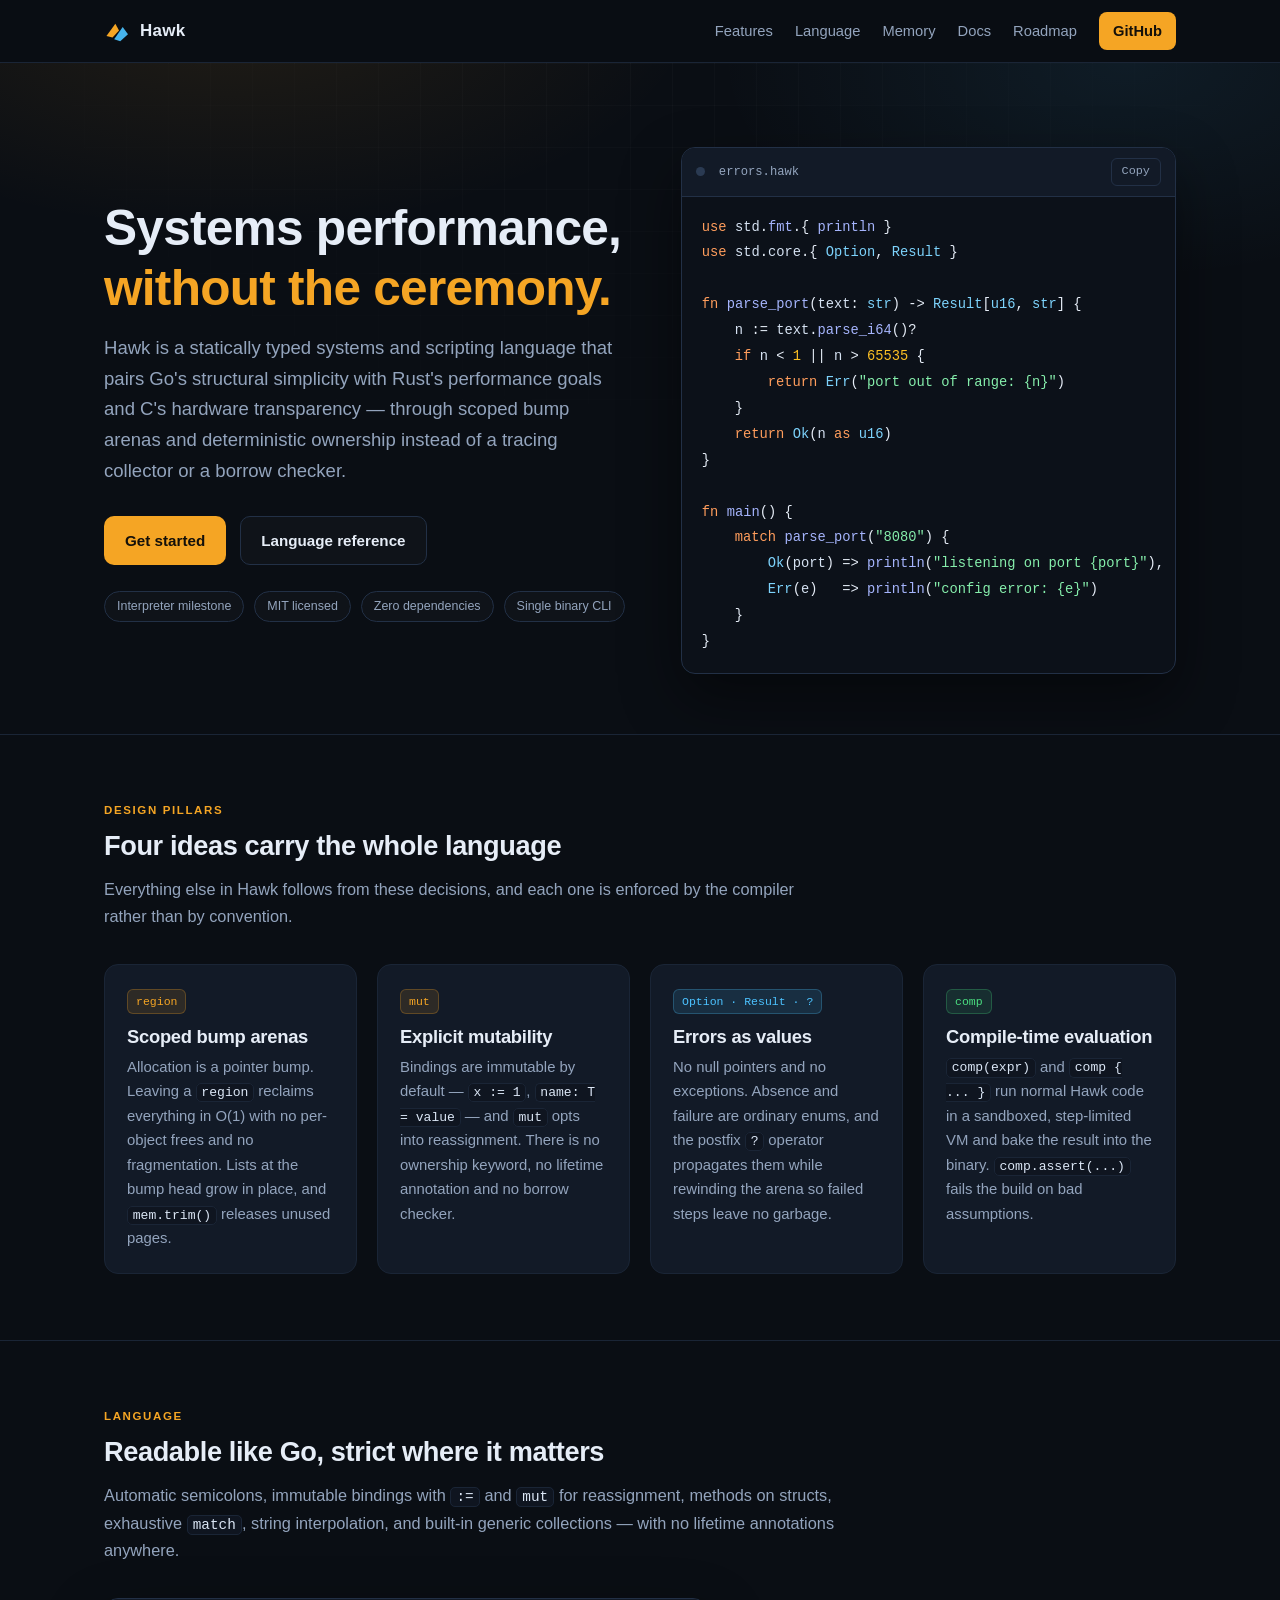
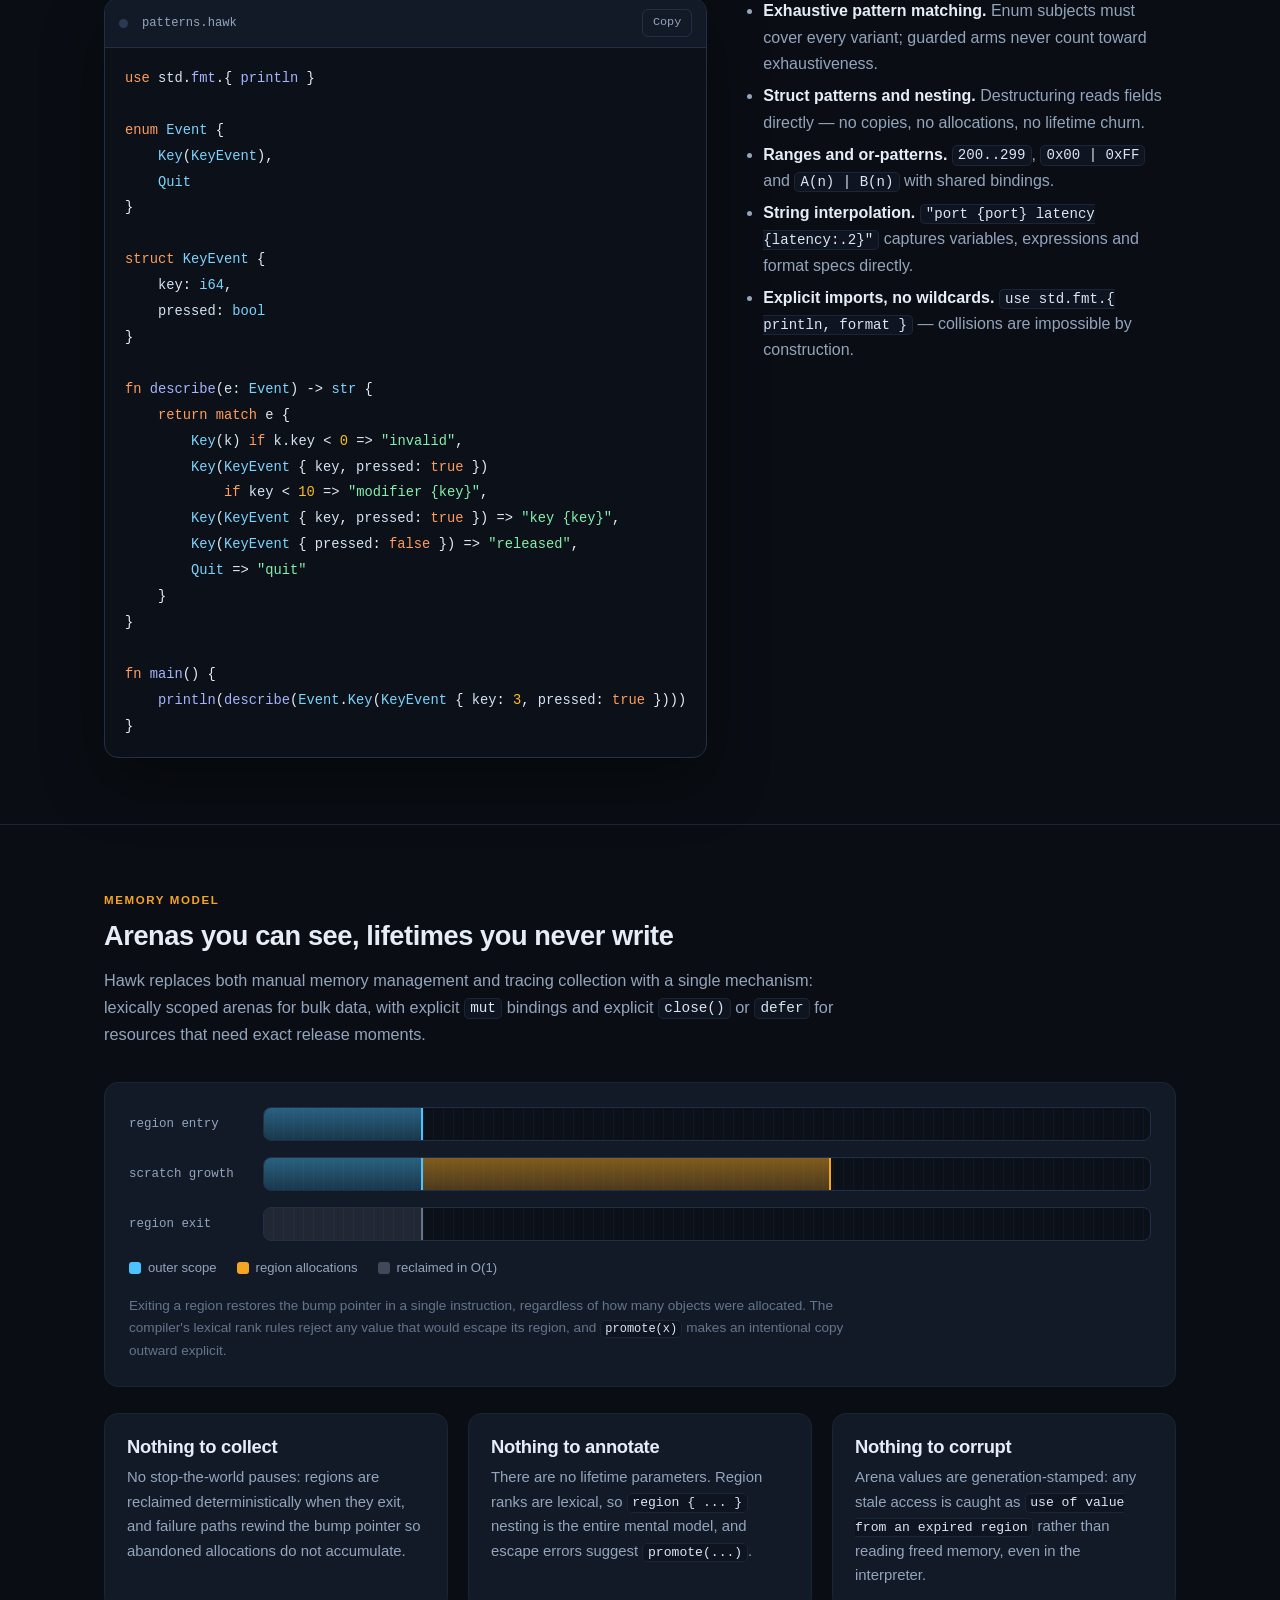
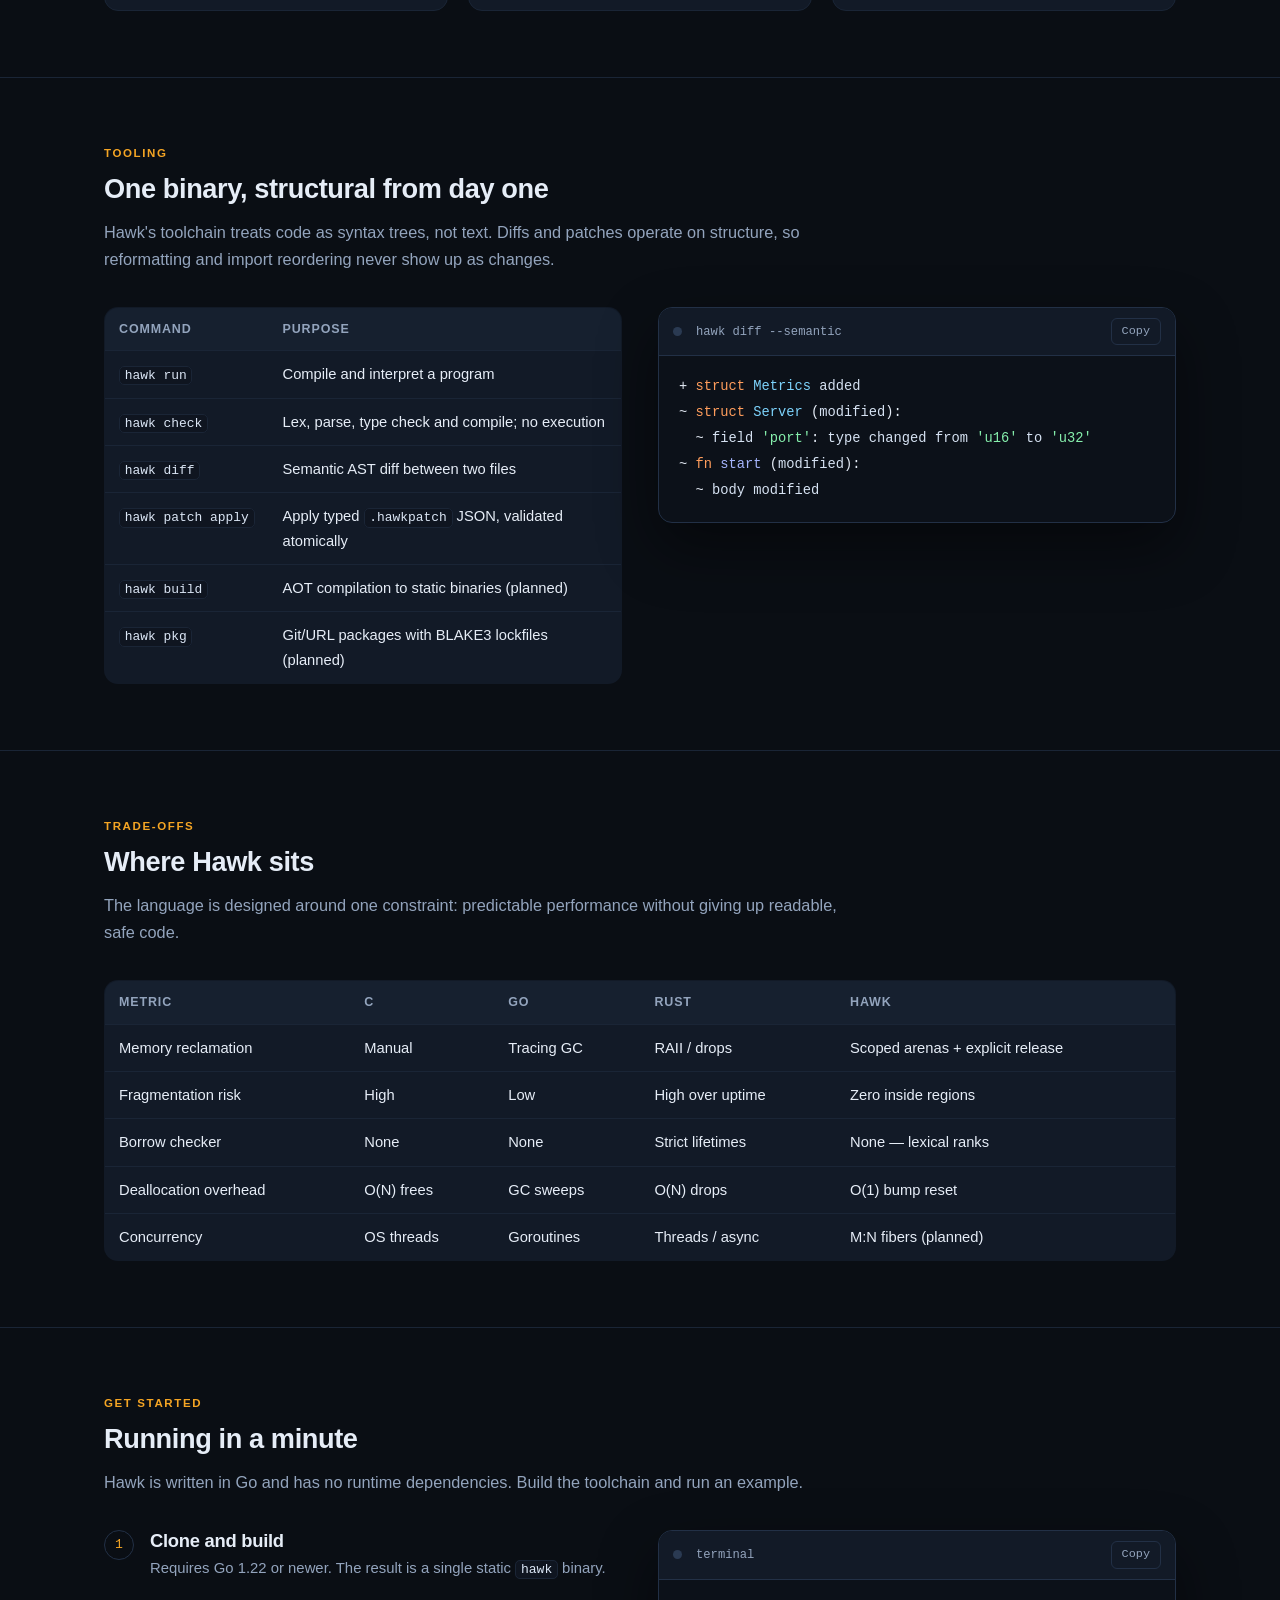
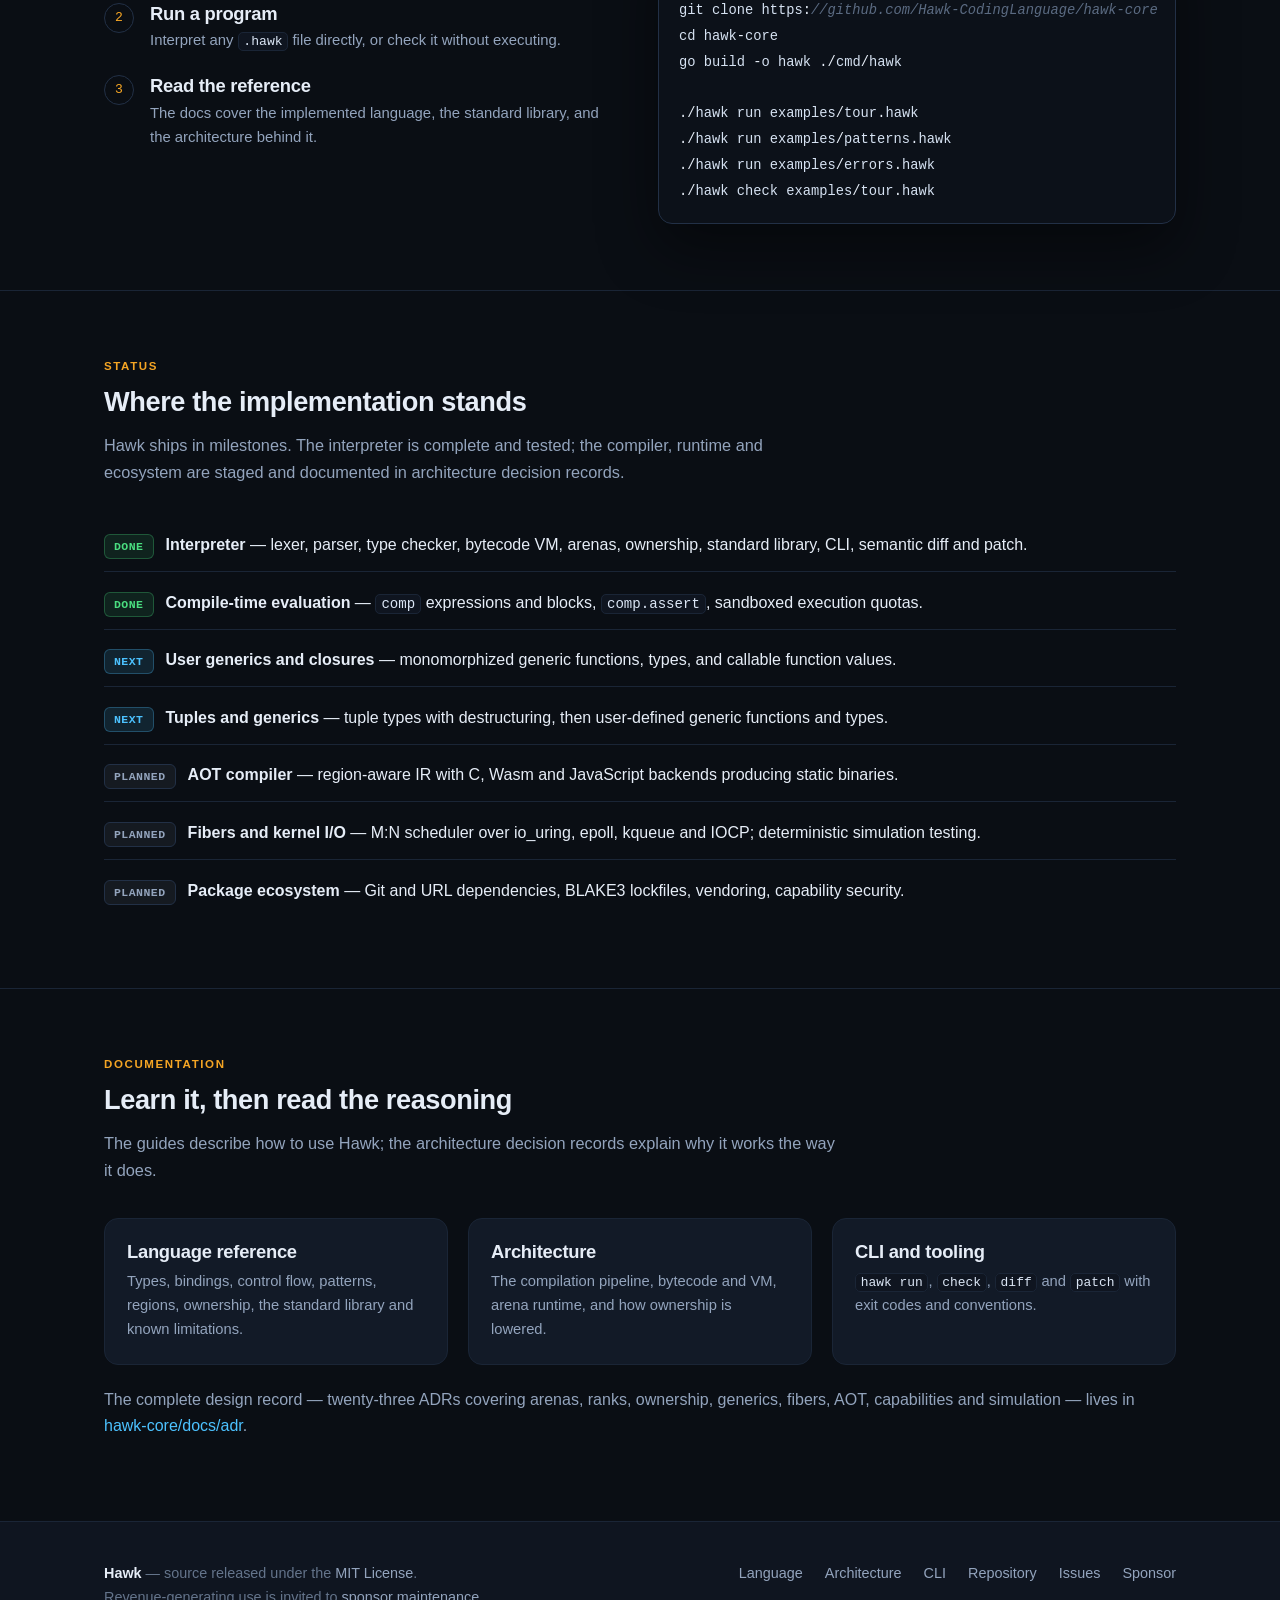
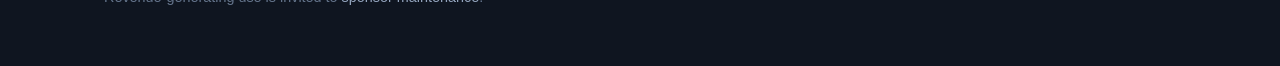
<file: index.html>
<!DOCTYPE html>
<html lang="en">
<head>
<meta charset="utf-8">
<meta name="viewport" content="width=device-width, initial-scale=1">
<title>Hawk — a systems language without a GC or a borrow checker</title>
<meta name="description" content="Hawk is a statically typed systems and scripting language combining Go's structural simplicity, Rust's performance goals, and C's hardware transparency through scoped bump arenas and deterministic ownership.">
<meta property="og:title" content="Hawk — a systems language without a GC or a borrow checker">
<meta property="og:description" content="Scoped arenas, deterministic ownership, errors as values, compile-time evaluation. Interpreted today, AOT-compiled tomorrow.">
<meta property="og:type" content="website">
<link rel="icon" href="assets/logo.svg" type="image/svg+xml">
<link rel="stylesheet" href="assets/style.css">
</head>
<body>
<a class="skip-link" href="#main">Skip to content</a>

<header class="site">
  <div class="wrap nav">
    <a class="brand" href="index.html">
      <svg width="26" height="26" viewBox="0 0 32 32" aria-hidden="true">
        <path d="M3 22 L14 7 L18.5 15.5 L10.5 24 Z" fill="#f5a524"/>
        <path d="M12.5 26 L23 11 L29.5 20 L20 28.5 Z" fill="#4cc2ff" opacity="0.92"/>
      </svg>
      Hawk
    </a>
    <nav class="nav-links" aria-label="Main">
      <a href="#features">Features</a>
      <a href="#language">Language</a>
      <a href="#memory">Memory</a>
      <a href="docs/language.html">Docs</a>
      <a href="#roadmap">Roadmap</a>
      <a class="cta" href="https://github.com/Hawk-CodingLanguage/hawk-core">GitHub</a>
    </nav>
  </div>
</header>

<main id="main">

<section class="hero">
  <div class="wrap hero-grid">
    <div>
      <h1>Systems performance,<br><span class="accent">without the ceremony.</span></h1>
      <p class="lede">
        Hawk is a statically typed systems and scripting language that pairs Go's
        structural simplicity with Rust's performance goals and C's hardware
        transparency — through scoped bump arenas and deterministic ownership
        instead of a tracing collector or a borrow checker.
      </p>
      <div class="hero-actions">
        <a class="btn btn-primary" href="#start">Get started</a>
        <a class="btn btn-ghost" href="docs/language.html">Language reference</a>
      </div>
      <div class="pills">
        <span class="pill">Interpreter milestone</span>
        <span class="pill">MIT licensed</span>
        <span class="pill">Zero dependencies</span>
        <span class="pill">Single binary CLI</span>
      </div>
    </div>

    <div class="code">
      <div class="code-head"><span class="dot"></span><span class="title">errors.hawk</span></div>
      <pre><code class="hawk">use std.fmt.{ println }
use std.core.{ Option, Result }

fn parse_port(text: str) -&gt; Result[u16, str] {
    n := text.parse_i64()?
    if n &lt; 1 || n &gt; 65535 {
        return Err("port out of range: {n}")
    }
    return Ok(n as u16)
}

fn main() {
    match parse_port("8080") {
        Ok(port) =&gt; println("listening on port {port}"),
        Err(e)   =&gt; println("config error: {e}")
    }
}</code></pre>
    </div>
  </div>
</section>

<section id="features">
  <div class="wrap">
    <div class="section-head">
      <div class="kicker">Design pillars</div>
      <h2>Four ideas carry the whole language</h2>
      <p>Everything else in Hawk follows from these decisions, and each one is enforced by the compiler rather than by convention.</p>
    </div>
    <div class="grid grid-4">
      <div class="card">
        <div class="tag">region</div>
        <h3>Scoped bump arenas</h3>
        <p>Allocation is a pointer bump. Leaving a <code>region</code> reclaims everything in O(1) with no per-object frees and no fragmentation. Lists at the bump head grow in place, and <code>mem.trim()</code> releases unused pages.</p>
      </div>
      <div class="card">
        <div class="tag">mut</div>
        <h3>Explicit mutability</h3>
        <p>Bindings are immutable by default — <code>x := 1</code>, <code>name: T = value</code> — and <code>mut</code> opts into reassignment. There is no ownership keyword, no lifetime annotation and no borrow checker.</p>
      </div>
      <div class="card">
        <div class="tag blue">Option · Result · ?</div>
        <h3>Errors as values</h3>
        <p>No null pointers and no exceptions. Absence and failure are ordinary enums, and the postfix <code>?</code> operator propagates them while rewinding the arena so failed steps leave no garbage.</p>
      </div>
      <div class="card">
        <div class="tag green">comp</div>
        <h3>Compile-time evaluation</h3>
        <p><code>comp(expr)</code> and <code>comp { ... }</code> run normal Hawk code in a sandboxed, step-limited VM and bake the result into the binary. <code>comp.assert(...)</code> fails the build on bad assumptions.</p>
      </div>
    </div>
  </div>
</section>

<section id="language">
  <div class="wrap">
    <div class="section-head">
      <div class="kicker">Language</div>
      <h2>Readable like Go, strict where it matters</h2>
      <p>Automatic semicolons, immutable bindings with <code>:=</code> and <code>mut</code> for reassignment, methods on structs, exhaustive <code>match</code>, string interpolation, and built-in generic collections — with no lifetime annotations anywhere.</p>
    </div>

    <div class="split">
      <div>
        <div class="code">
          <div class="code-head"><span class="dot"></span><span class="title">patterns.hawk</span></div>
          <pre><code class="hawk">use std.fmt.{ println }

enum Event {
    Key(KeyEvent),
    Quit
}

struct KeyEvent {
    key: i64,
    pressed: bool
}

fn describe(e: Event) -&gt; str {
    return match e {
        Key(k) if k.key &lt; 0 =&gt; "invalid",
        Key(KeyEvent { key, pressed: true })
            if key &lt; 10 =&gt; "modifier {key}",
        Key(KeyEvent { key, pressed: true }) =&gt; "key {key}",
        Key(KeyEvent { pressed: false }) =&gt; "released",
        Quit =&gt; "quit"
    }
}

fn main() {
    println(describe(Event.Key(KeyEvent { key: 3, pressed: true })))
}</code></pre>
        </div>
      </div>
      <div class="prose">
        <ul>
          <li><strong>Exhaustive pattern matching.</strong> Enum subjects must cover every variant; guarded arms never count toward exhaustiveness.</li>
          <li><strong>Struct patterns and nesting.</strong> Destructuring reads fields directly — no copies, no allocations, no lifetime churn.</li>
          <li><strong>Ranges and or-patterns.</strong> <code>200..299</code>, <code>0x00 | 0xFF</code> and <code>A(n) | B(n)</code> with shared bindings.</li>
          <li><strong>String interpolation.</strong> <code>"port {port} latency {latency:.2}"</code> captures variables, expressions and format specs directly.</li>
          <li><strong>Explicit imports, no wildcards.</strong> <code>use std.fmt.{ println, format }</code> — collisions are impossible by construction.</li>
        </ul>
      </div>
    </div>
  </div>
</section>

<section id="memory">
  <div class="wrap">
    <div class="section-head">
      <div class="kicker">Memory model</div>
      <h2>Arenas you can see, lifetimes you never write</h2>
      <p>Hawk replaces both manual memory management and tracing collection with a single mechanism: lexically scoped arenas for bulk data, with explicit <code>mut</code> bindings and explicit <code>close()</code> or <code>defer</code> for resources that need exact release moments.</p>
    </div>

    <div class="arena">
      <div class="arena-row">
        <div class="arena-label">region entry</div>
        <div class="arena-track">
          <div class="arena-used blue" style="width: 18%"></div>
        </div>
      </div>
      <div class="arena-row">
        <div class="arena-label">scratch growth</div>
        <div class="arena-track">
          <div class="arena-used blue" style="width: 18%"></div>
          <div class="arena-used" style="width: 46%"></div>
        </div>
      </div>
      <div class="arena-row">
        <div class="arena-label">region exit</div>
        <div class="arena-track">
          <div class="arena-used grey" style="width: 18%"></div>
        </div>
      </div>
      <div class="arena-legend">
        <span class="legend-key"><span class="legend-swatch" style="background:#4cc2ff"></span> outer scope</span>
        <span class="legend-key"><span class="legend-swatch" style="background:#f5a524"></span> region allocations</span>
        <span class="legend-key"><span class="legend-swatch" style="background:rgba(148,163,184,0.35)"></span> reclaimed in O(1)</span>
      </div>
      <p class="arena-note" style="margin-top:16px;margin-bottom:0">
        Exiting a region restores the bump pointer in a single instruction, regardless of how many
        objects were allocated. The compiler's lexical rank rules reject any value that would escape
        its region, and <code>promote(x)</code> makes an intentional copy outward explicit.
      </p>
    </div>

    <div class="grid grid-3" style="margin-top:26px">
      <div class="card">
        <h3>Nothing to collect</h3>
        <p>No stop-the-world pauses: regions are reclaimed deterministically when they exit, and failure paths rewind the bump pointer so abandoned allocations do not accumulate.</p>
      </div>
      <div class="card">
        <h3>Nothing to annotate</h3>
        <p>There are no lifetime parameters. Region ranks are lexical, so <code>region { ... }</code> nesting is the entire mental model, and escape errors suggest <code>promote(...)</code>.</p>
      </div>
      <div class="card">
        <h3>Nothing to corrupt</h3>
        <p>Arena values are generation-stamped: any stale access is caught as <code>use of value from an expired region</code> rather than reading freed memory, even in the interpreter.</p>
      </div>
    </div>
  </div>
</section>

<section id="tooling">
  <div class="wrap">
    <div class="section-head">
      <div class="kicker">Tooling</div>
      <h2>One binary, structural from day one</h2>
      <p>Hawk's toolchain treats code as syntax trees, not text. Diffs and patches operate on structure, so reformatting and import reordering never show up as changes.</p>
    </div>

    <div class="split">
      <div>
        <table>
          <thead><tr><th>Command</th><th>Purpose</th></tr></thead>
          <tbody>
            <tr><td><code>hawk run</code></td><td>Compile and interpret a program</td></tr>
            <tr><td><code>hawk check</code></td><td>Lex, parse, type check and compile; no execution</td></tr>
            <tr><td><code>hawk diff</code></td><td>Semantic AST diff between two files</td></tr>
            <tr><td><code>hawk patch apply</code></td><td>Apply typed <code>.hawkpatch</code> JSON, validated atomically</td></tr>
            <tr><td><code>hawk build</code></td><td>AOT compilation to static binaries (planned)</td></tr>
            <tr><td><code>hawk pkg</code></td><td>Git/URL packages with BLAKE3 lockfiles (planned)</td></tr>
          </tbody>
        </table>
      </div>
      <div>
        <div class="code">
          <div class="code-head"><span class="dot"></span><span class="title">hawk diff --semantic</span></div>
          <pre><code class="hawk">+ struct Metrics added
~ struct Server (modified):
  ~ field 'port': type changed from 'u16' to 'u32'
~ fn start (modified):
  ~ body modified</code></pre>
        </div>
      </div>
    </div>
  </div>
</section>

<section id="compare">
  <div class="wrap">
    <div class="section-head">
      <div class="kicker">Trade-offs</div>
      <h2>Where Hawk sits</h2>
      <p>The language is designed around one constraint: predictable performance without giving up readable, safe code.</p>
    </div>
    <table>
      <thead>
        <tr><th>Metric</th><th>C</th><th>Go</th><th>Rust</th><th>Hawk</th></tr>
      </thead>
      <tbody>
        <tr><td>Memory reclamation</td><td>Manual</td><td>Tracing GC</td><td>RAII / drops</td><td>Scoped arenas + explicit release</td></tr>
        <tr><td>Fragmentation risk</td><td>High</td><td>Low</td><td>High over uptime</td><td>Zero inside regions</td></tr>
        <tr><td>Borrow checker</td><td>None</td><td>None</td><td>Strict lifetimes</td><td>None — lexical ranks</td></tr>
        <tr><td>Deallocation overhead</td><td>O(N) frees</td><td>GC sweeps</td><td>O(N) drops</td><td>O(1) bump reset</td></tr>
        <tr><td>Concurrency</td><td>OS threads</td><td>Goroutines</td><td>Threads / async</td><td>M:N fibers (planned)</td></tr>
      </tbody>
    </table>
  </div>
</section>

<section id="start">
  <div class="wrap">
    <div class="section-head">
      <div class="kicker">Get started</div>
      <h2>Running in a minute</h2>
      <p>Hawk is written in Go and has no runtime dependencies. Build the toolchain and run an example.</p>
    </div>
    <div class="split">
      <div>
        <div class="step">
          <div class="step-num">1</div>
          <div>
            <h3>Clone and build</h3>
            <p>Requires Go 1.22 or newer. The result is a single static <code>hawk</code> binary.</p>
          </div>
        </div>
        <div class="step">
          <div class="step-num">2</div>
          <div>
            <h3>Run a program</h3>
            <p>Interpret any <code>.hawk</code> file directly, or check it without executing.</p>
          </div>
        </div>
        <div class="step">
          <div class="step-num">3</div>
          <div>
            <h3>Read the reference</h3>
            <p>The docs cover the implemented language, the standard library, and the architecture behind it.</p>
          </div>
        </div>
      </div>
      <div class="code">
        <div class="code-head"><span class="dot"></span><span class="title">terminal</span></div>
        <pre><code class="hawk">git clone https://github.com/Hawk-CodingLanguage/hawk-core
cd hawk-core
go build -o hawk ./cmd/hawk

./hawk run examples/tour.hawk
./hawk run examples/patterns.hawk
./hawk run examples/errors.hawk
./hawk check examples/tour.hawk</code></pre>
      </div>
    </div>
  </div>
</section>

<section id="roadmap">
  <div class="wrap">
    <div class="section-head">
      <div class="kicker">Status</div>
      <h2>Where the implementation stands</h2>
      <p>Hawk ships in milestones. The interpreter is complete and tested; the compiler, runtime and ecosystem are staged and documented in architecture decision records.</p>
    </div>
    <ul class="status">
      <li>
        <span class="badge done">Done</span>
        <span><span class="what">Interpreter</span> — lexer, parser, type checker, bytecode VM, arenas, ownership, standard library, CLI, semantic diff and patch.</span>
      </li>
      <li>
        <span class="badge done">Done</span>
        <span><span class="what">Compile-time evaluation</span> — <code>comp</code> expressions and blocks, <code>comp.assert</code>, sandboxed execution quotas.</span>
      </li>
      <li>
        <span class="badge next">Next</span>
        <span><span class="what">User generics and closures</span> — monomorphized generic functions, types, and callable function values.</span>
      </li>
      <li>
        <span class="badge next">Next</span>
        <span><span class="what">Tuples and generics</span> — tuple types with destructuring, then user-defined generic functions and types.</span>
      </li>
      <li>
        <span class="badge plan">Planned</span>
        <span><span class="what">AOT compiler</span> — region-aware IR with C, Wasm and JavaScript backends producing static binaries.</span>
      </li>
      <li>
        <span class="badge plan">Planned</span>
        <span><span class="what">Fibers and kernel I/O</span> — M:N scheduler over io_uring, epoll, kqueue and IOCP; deterministic simulation testing.</span>
      </li>
      <li>
        <span class="badge plan">Planned</span>
        <span><span class="what">Package ecosystem</span> — Git and URL dependencies, BLAKE3 lockfiles, vendoring, capability security.</span>
      </li>
    </ul>
  </div>
</section>

<section id="docs">
  <div class="wrap">
    <div class="section-head">
      <div class="kicker">Documentation</div>
      <h2>Learn it, then read the reasoning</h2>
      <p>The guides describe how to use Hawk; the architecture decision records explain why it works the way it does.</p>
    </div>
    <div class="grid grid-3">
      <a class="card doc-card" href="docs/language.html">
        <h3>Language reference</h3>
        <p>Types, bindings, control flow, patterns, regions, ownership, the standard library and known limitations.</p>
      </a>
      <a class="card doc-card" href="docs/architecture.html">
        <h3>Architecture</h3>
        <p>The compilation pipeline, bytecode and VM, arena runtime, and how ownership is lowered.</p>
      </a>
      <a class="card doc-card" href="docs/cli.html">
        <h3>CLI and tooling</h3>
        <p><code>hawk run</code>, <code>check</code>, <code>diff</code> and <code>patch</code> with exit codes and conventions.</p>
      </a>
    </div>
    <p style="margin-top:22px;color:var(--muted)">
      The complete design record — twenty-three ADRs covering arenas, ranks, ownership, generics,
      fibers, AOT, capabilities and simulation — lives in
      <a href="https://github.com/Hawk-CodingLanguage/hawk-core/tree/main/docs/adr">hawk-core/docs/adr</a>.
    </p>
  </div>
</section>

</main>

<footer class="site">
  <div class="wrap footer-grid">
    <div>
      <strong style="color:var(--text)">Hawk</strong> — source released under the
      <a href="https://github.com/Hawk-CodingLanguage/hawk-core/blob/main/LICENSE">MIT License</a>.
      <br>
      Revenue-generating use is invited to
      <a href="https://github.com/sponsors/Hawk-CodingLanguage">sponsor maintenance</a>.
    </div>
    <div class="footer-links">
      <a href="docs/language.html">Language</a>
      <a href="docs/architecture.html">Architecture</a>
      <a href="docs/cli.html">CLI</a>
      <a href="https://github.com/Hawk-CodingLanguage/hawk-core">Repository</a>
      <a href="https://github.com/Hawk-CodingLanguage/hawk-core/issues">Issues</a>
      <a href="https://github.com/sponsors/Hawk-CodingLanguage">Sponsor</a>
    </div>
  </div>
</footer>

<script src="assets/highlight.js"></script>
</body>
</html>
</file>
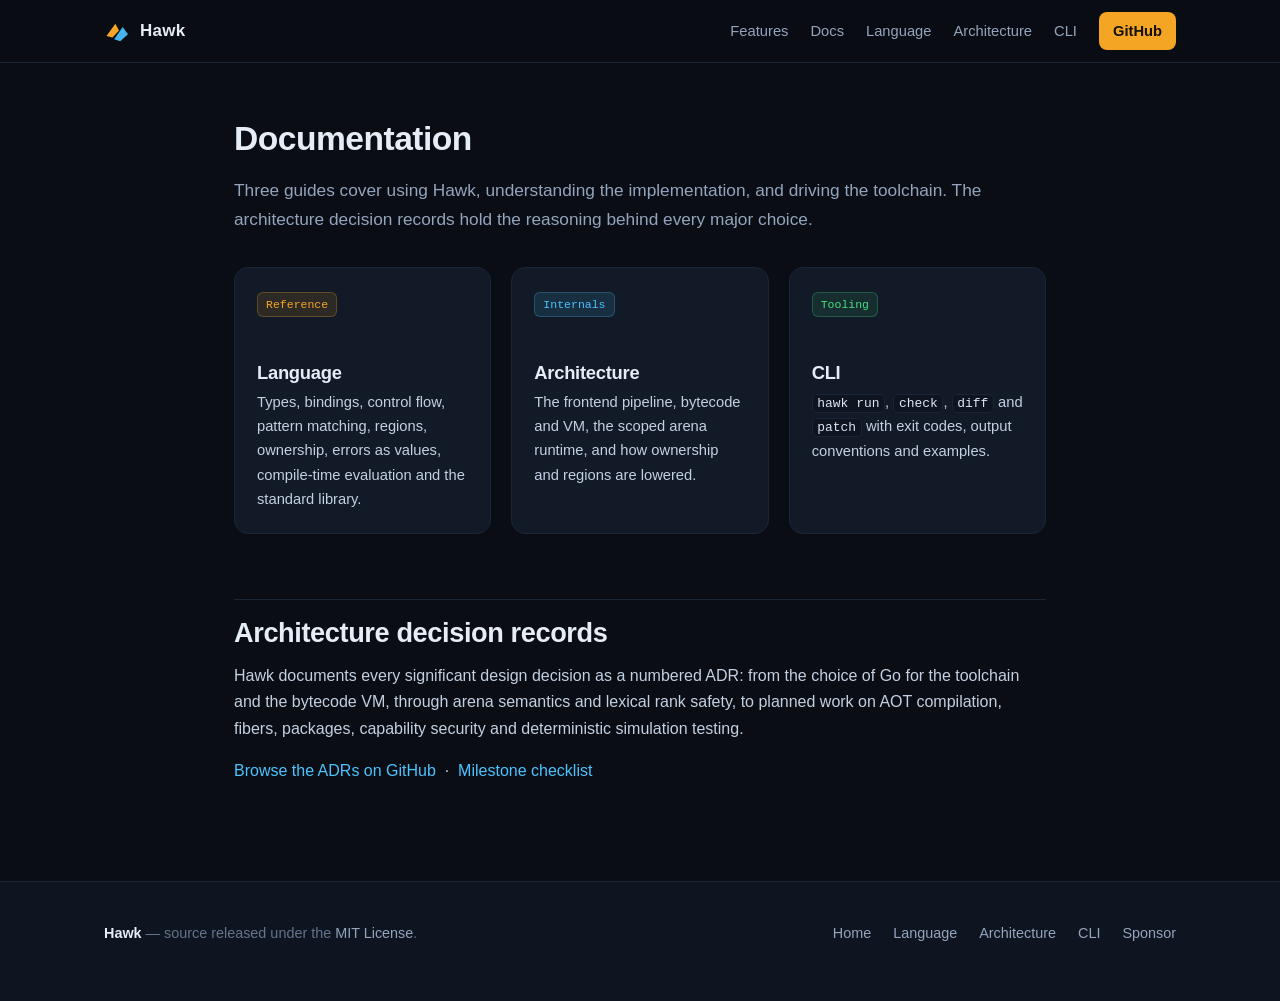
<file: docs/index.html>
<!DOCTYPE html>
<html lang="en">
<head>
<meta charset="utf-8">
<meta name="viewport" content="width=device-width, initial-scale=1">
<title>Documentation — Hawk</title>
<meta name="description" content="Hawk documentation: language reference, architecture guide and CLI tooling.">
<link rel="icon" href="../assets/logo.svg" type="image/svg+xml">
<link rel="stylesheet" href="../assets/style.css">
</head>
<body>
<a class="skip-link" href="#main">Skip to content</a>

<header class="site">
  <div class="wrap nav">
    <a class="brand" href="../index.html">
      <svg width="26" height="26" viewBox="0 0 32 32" aria-hidden="true">
        <path d="M3 22 L14 7 L18.5 15.5 L10.5 24 Z" fill="#f5a524"/>
        <path d="M12.5 26 L23 11 L29.5 20 L20 28.5 Z" fill="#4cc2ff" opacity="0.92"/>
      </svg>
      Hawk
    </a>
    <nav class="nav-links" aria-label="Main">
      <a href="../index.html#features">Features</a>
      <a href="index.html">Docs</a>
      <a href="language.html">Language</a>
      <a href="architecture.html">Architecture</a>
      <a href="cli.html">CLI</a>
      <a class="cta" href="https://github.com/Hawk-CodingLanguage/hawk-core">GitHub</a>
    </nav>
  </div>
</header>

<main id="main" class="doc-wrap">
  <h1>Documentation</h1>
  <p class="lead">
    Three guides cover using Hawk, understanding the implementation, and driving the toolchain.
    The architecture decision records hold the reasoning behind every major choice.
  </p>

  <div class="grid grid-3" style="margin-top:34px">
    <a class="card doc-card" href="language.html">
      <div class="tag">Reference</div>
      <h3>Language</h3>
      <p>Types, bindings, control flow, pattern matching, regions, ownership, errors as values,
        compile-time evaluation and the standard library.</p>
    </a>
    <a class="card doc-card" href="architecture.html">
      <div class="tag blue">Internals</div>
      <h3>Architecture</h3>
      <p>The frontend pipeline, bytecode and VM, the scoped arena runtime, and how ownership and
        regions are lowered.</p>
    </a>
    <a class="card doc-card" href="cli.html">
      <div class="tag green">Tooling</div>
      <h3>CLI</h3>
      <p><code>hawk run</code>, <code>check</code>, <code>diff</code> and <code>patch</code> with
        exit codes, output conventions and examples.</p>
    </a>
  </div>

  <h2>Architecture decision records</h2>
  <p>
    Hawk documents every significant design decision as a numbered ADR: from the choice of Go for
    the toolchain and the bytecode VM, through arena semantics and lexical rank safety, to planned
    work on AOT compilation, fibers, packages, capability security and deterministic simulation
    testing.
  </p>
  <p>
    <a href="https://github.com/Hawk-CodingLanguage/hawk-core/tree/main/docs/adr">Browse the ADRs on GitHub</a>
    &nbsp;·&nbsp;
    <a href="https://github.com/Hawk-CodingLanguage/hawk-core/blob/main/docs/todo.md">Milestone checklist</a>
  </p>
</main>

<footer class="site">
  <div class="wrap footer-grid">
    <div>
      <strong style="color:var(--text)">Hawk</strong> — source released under the
      <a href="https://github.com/Hawk-CodingLanguage/hawk-core/blob/main/LICENSE">MIT License</a>.
    </div>
    <div class="footer-links">
      <a href="../index.html">Home</a>
      <a href="language.html">Language</a>
      <a href="architecture.html">Architecture</a>
      <a href="cli.html">CLI</a>
      <a href="https://github.com/sponsors/Hawk-CodingLanguage">Sponsor</a>
    </div>
  </div>
</footer>

<script src="../assets/highlight.js"></script>
</body>
</html>
</file>
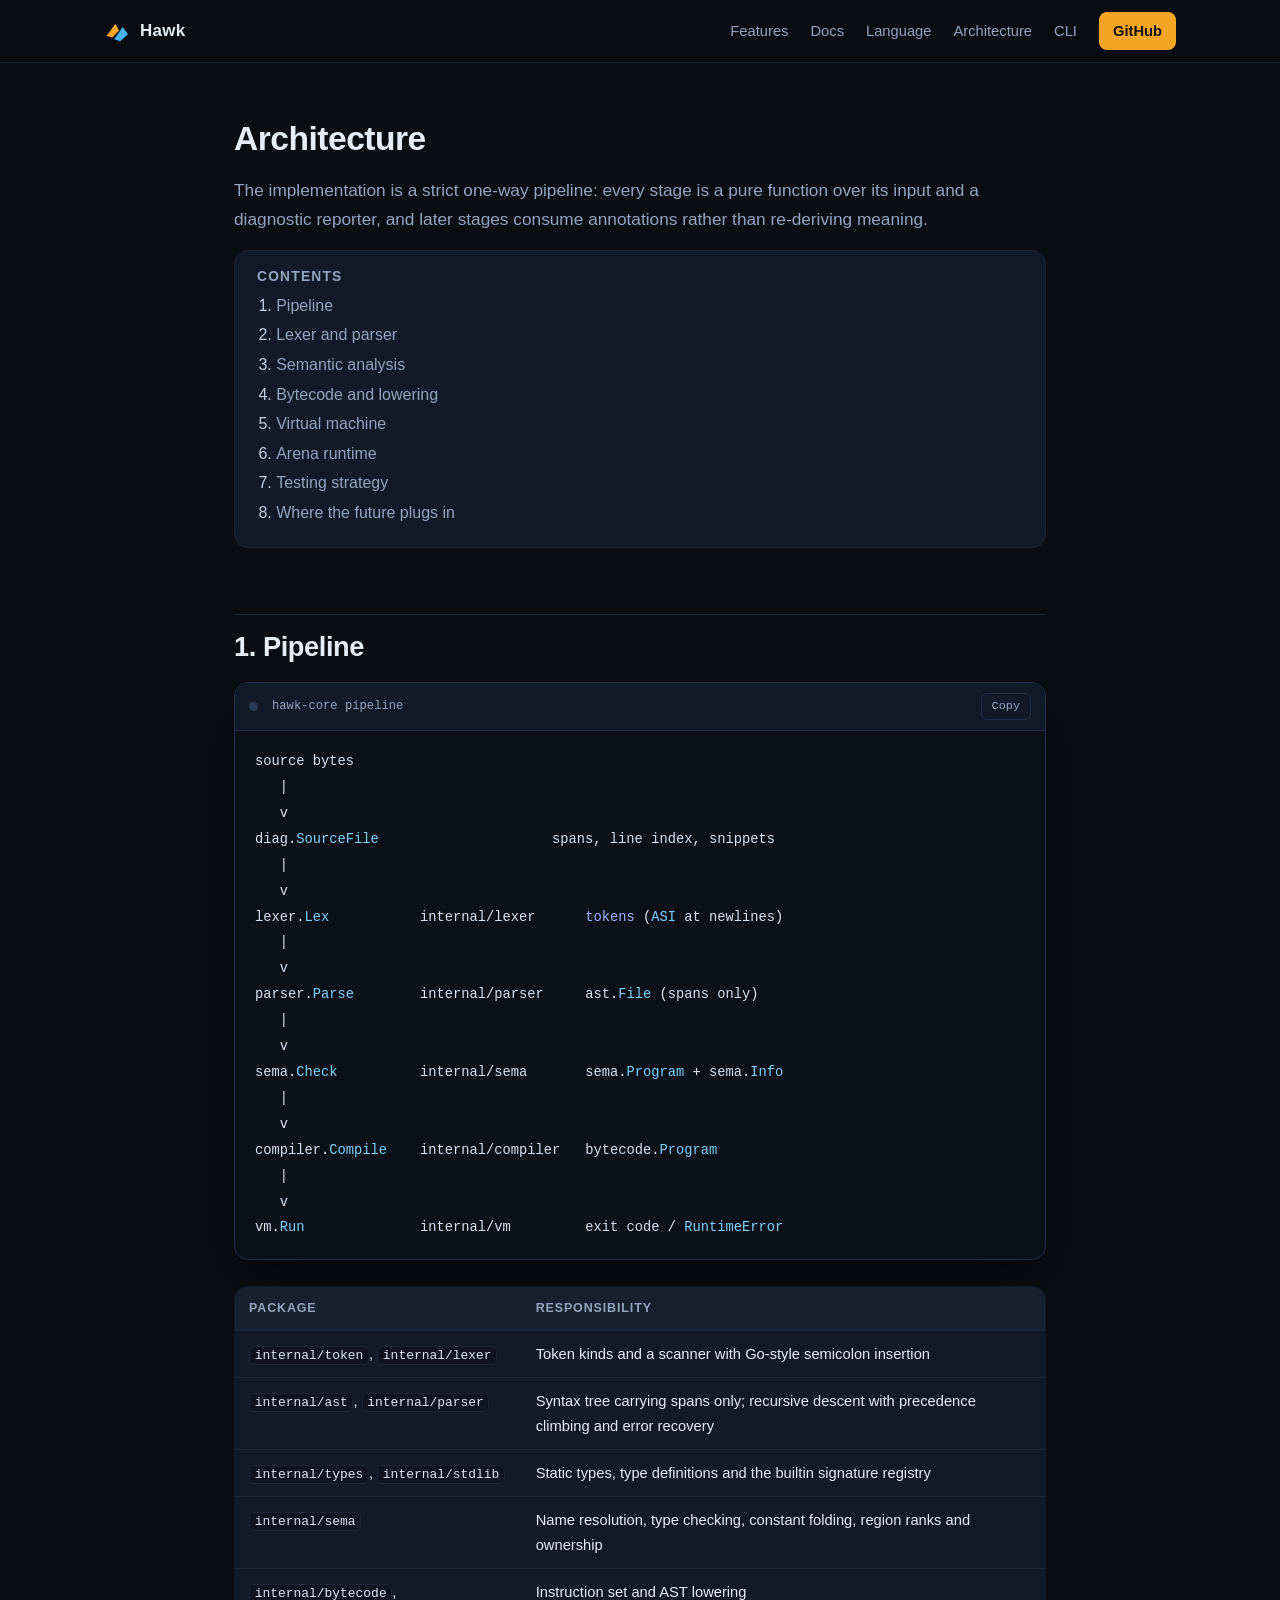
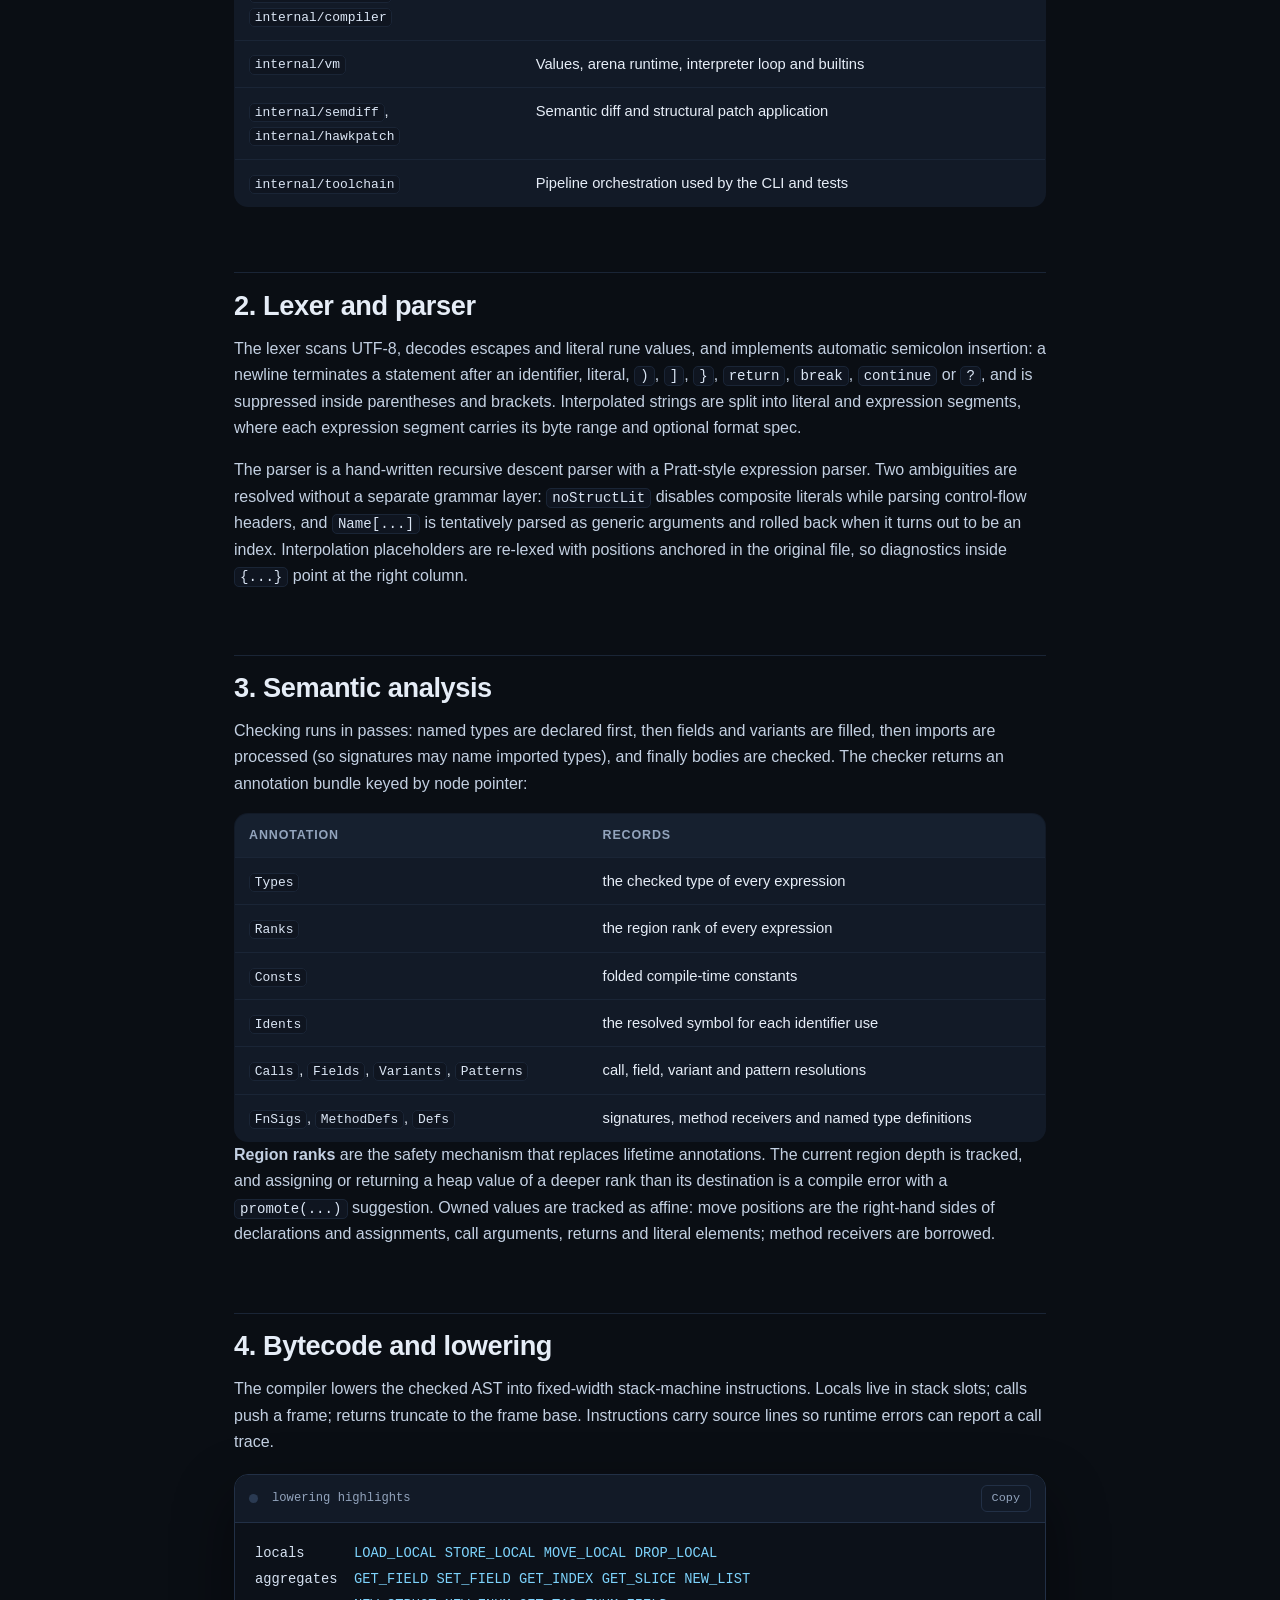
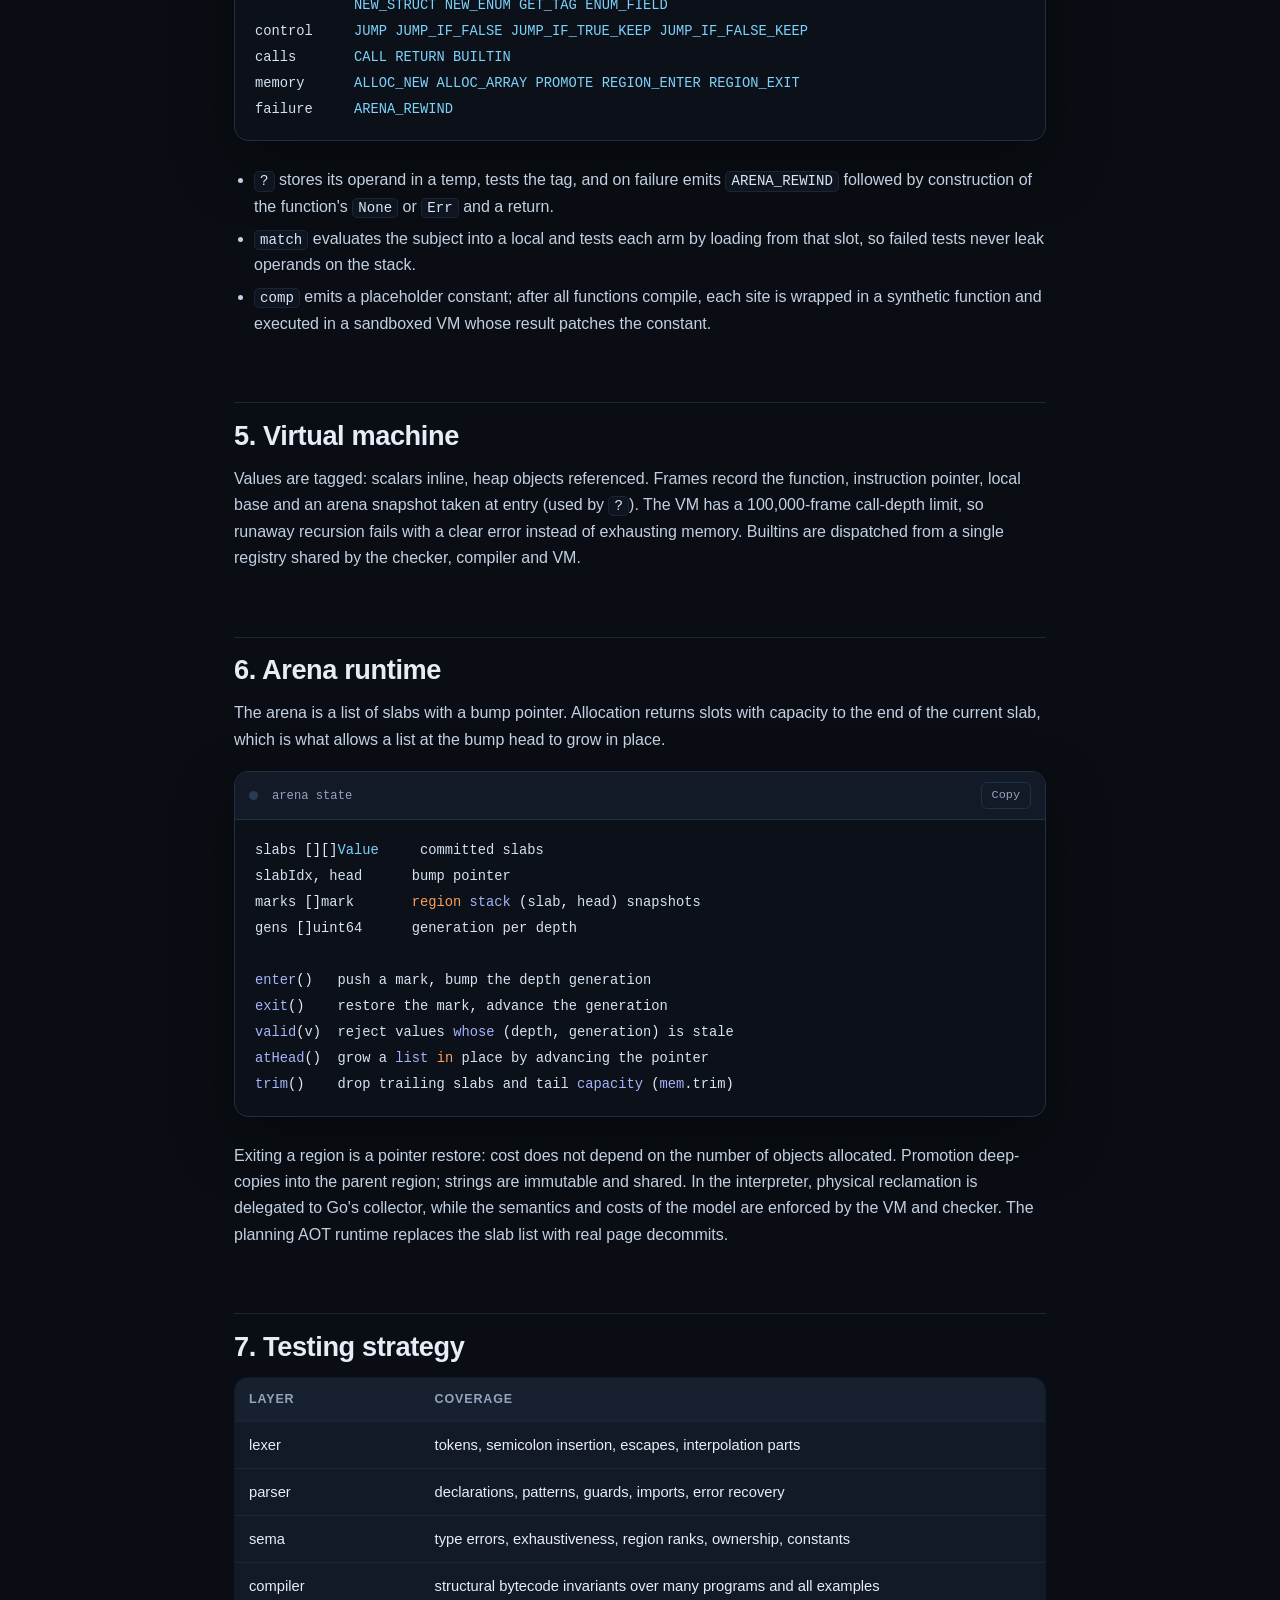
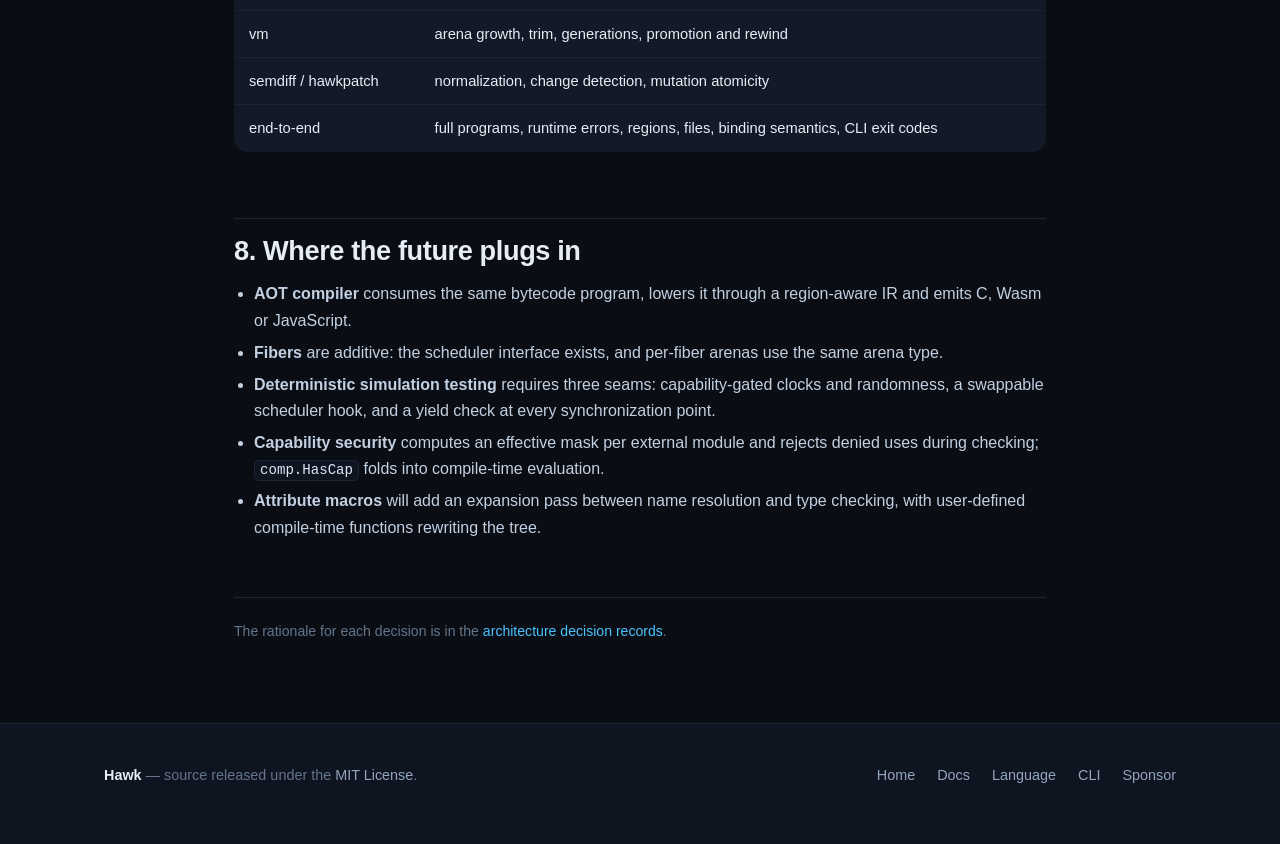
<file: docs/architecture.html>
<!DOCTYPE html>
<html lang="en">
<head>
<meta charset="utf-8">
<meta name="viewport" content="width=device-width, initial-scale=1">
<title>Architecture — Hawk</title>
<meta name="description" content="How the Hawk toolchain is built: frontend pipeline, bytecode VM, scoped arena runtime, and ownership lowering.">
<link rel="icon" href="../assets/logo.svg" type="image/svg+xml">
<link rel="stylesheet" href="../assets/style.css">
</head>
<body>
<a class="skip-link" href="#main">Skip to content</a>

<header class="site">
  <div class="wrap nav">
    <a class="brand" href="../index.html">
      <svg width="26" height="26" viewBox="0 0 32 32" aria-hidden="true">
        <path d="M3 22 L14 7 L18.5 15.5 L10.5 24 Z" fill="#f5a524"/>
        <path d="M12.5 26 L23 11 L29.5 20 L20 28.5 Z" fill="#4cc2ff" opacity="0.92"/>
      </svg>
      Hawk
    </a>
    <nav class="nav-links" aria-label="Main">
      <a href="../index.html#features">Features</a>
      <a href="index.html">Docs</a>
      <a href="language.html">Language</a>
      <a href="architecture.html">Architecture</a>
      <a href="cli.html">CLI</a>
      <a class="cta" href="https://github.com/Hawk-CodingLanguage/hawk-core">GitHub</a>
    </nav>
  </div>
</header>

<main id="main" class="doc-wrap">
  <h1>Architecture</h1>
  <p class="lead">
    The implementation is a strict one-way pipeline: every stage is a pure function over its input
    and a diagnostic reporter, and later stages consume annotations rather than re-deriving
    meaning.
  </p>

  <nav class="toc" aria-label="Contents">
    <h3>Contents</h3>
    <ol>
      <li><a href="#pipeline">Pipeline</a></li>
      <li><a href="#frontend">Lexer and parser</a></li>
      <li><a href="#checker">Semantic analysis</a></li>
      <li><a href="#bytecode">Bytecode and lowering</a></li>
      <li><a href="#vm">Virtual machine</a></li>
      <li><a href="#arena">Arena runtime</a></li>
      <li><a href="#testing">Testing strategy</a></li>
      <li><a href="#future">Where the future plugs in</a></li>
    </ol>
  </nav>

  <h2 id="pipeline">1. Pipeline</h2>
  <div class="code">
    <div class="code-head"><span class="dot"></span><span class="title">hawk-core pipeline</span></div>
    <pre><code class="hawk">source bytes
   |
   v
diag.SourceFile                     spans, line index, snippets
   |
   v
lexer.Lex           internal/lexer      tokens (ASI at newlines)
   |
   v
parser.Parse        internal/parser     ast.File (spans only)
   |
   v
sema.Check          internal/sema       sema.Program + sema.Info
   |
   v
compiler.Compile    internal/compiler   bytecode.Program
   |
   v
vm.Run              internal/vm         exit code / RuntimeError</code></pre>
  </div>
  <table>
    <thead><tr><th>Package</th><th>Responsibility</th></tr></thead>
    <tbody>
      <tr><td><code>internal/token</code>, <code>internal/lexer</code></td><td>Token kinds and a scanner with Go-style semicolon insertion</td></tr>
      <tr><td><code>internal/ast</code>, <code>internal/parser</code></td><td>Syntax tree carrying spans only; recursive descent with precedence climbing and error recovery</td></tr>
      <tr><td><code>internal/types</code>, <code>internal/stdlib</code></td><td>Static types, type definitions and the builtin signature registry</td></tr>
      <tr><td><code>internal/sema</code></td><td>Name resolution, type checking, constant folding, region ranks and ownership</td></tr>
      <tr><td><code>internal/bytecode</code>, <code>internal/compiler</code></td><td>Instruction set and AST lowering</td></tr>
      <tr><td><code>internal/vm</code></td><td>Values, arena runtime, interpreter loop and builtins</td></tr>
      <tr><td><code>internal/semdiff</code>, <code>internal/hawkpatch</code></td><td>Semantic diff and structural patch application</td></tr>
      <tr><td><code>internal/toolchain</code></td><td>Pipeline orchestration used by the CLI and tests</td></tr>
    </tbody>
  </table>

  <h2 id="frontend">2. Lexer and parser</h2>
  <p>
    The lexer scans UTF-8, decodes escapes and literal rune values, and implements automatic
    semicolon insertion: a newline terminates a statement after an identifier, literal,
    <code>)</code>, <code>]</code>, <code>}</code>, <code>return</code>, <code>break</code>,
    <code>continue</code> or <code>?</code>, and is suppressed inside parentheses and brackets.
    Interpolated strings are split into literal and expression segments, where each expression
    segment carries its byte range and optional format spec.
  </p>
  <p>
    The parser is a hand-written recursive descent parser with a Pratt-style expression parser.
    Two ambiguities are resolved without a separate grammar layer: <code>noStructLit</code>
    disables composite literals while parsing control-flow headers, and <code>Name[...]</code> is
    tentatively parsed as generic arguments and rolled back when it turns out to be an index.
    Interpolation placeholders are re-lexed with positions anchored in the original file, so
    diagnostics inside <code>{...}</code> point at the right column.
  </p>

  <h2 id="checker">3. Semantic analysis</h2>
  <p>
    Checking runs in passes: named types are declared first, then fields and variants are filled,
    then imports are processed (so signatures may name imported types), and finally bodies are
    checked. The checker returns an annotation bundle keyed by node pointer:
  </p>
  <table>
    <thead><tr><th>Annotation</th><th>Records</th></tr></thead>
    <tbody>
      <tr><td><code>Types</code></td><td>the checked type of every expression</td></tr>
      <tr><td><code>Ranks</code></td><td>the region rank of every expression</td></tr>
      <tr><td><code>Consts</code></td><td>folded compile-time constants</td></tr>
      <tr><td><code>Idents</code></td><td>the resolved symbol for each identifier use</td></tr>
      <tr><td><code>Calls</code>, <code>Fields</code>, <code>Variants</code>, <code>Patterns</code></td><td>call, field, variant and pattern resolutions</td></tr>
      <tr><td><code>FnSigs</code>, <code>MethodDefs</code>, <code>Defs</code></td><td>signatures, method receivers and named type definitions</td></tr>
    </tbody>
  </table>
  <p>
    <strong>Region ranks</strong> are the safety mechanism that replaces lifetime annotations. The
    current region depth is tracked, and assigning or returning a heap value of a deeper rank than
    its destination is a compile error with a <code>promote(...)</code> suggestion. Owned values
    are tracked as affine: move positions are the right-hand sides of declarations and assignments,
    call arguments, returns and literal elements; method receivers are borrowed.
  </p>

  <h2 id="bytecode">4. Bytecode and lowering</h2>
  <p>
    The compiler lowers the checked AST into fixed-width stack-machine instructions. Locals live in
    stack slots; calls push a frame; returns truncate to the frame base. Instructions carry source
    lines so runtime errors can report a call trace.
  </p>
  <div class="code">
    <div class="code-head"><span class="dot"></span><span class="title">lowering highlights</span></div>
    <pre><code class="hawk">locals      LOAD_LOCAL STORE_LOCAL MOVE_LOCAL DROP_LOCAL
aggregates  GET_FIELD SET_FIELD GET_INDEX GET_SLICE NEW_LIST
            NEW_STRUCT NEW_ENUM GET_TAG ENUM_FIELD
control     JUMP JUMP_IF_FALSE JUMP_IF_TRUE_KEEP JUMP_IF_FALSE_KEEP
calls       CALL RETURN BUILTIN
memory      ALLOC_NEW ALLOC_ARRAY PROMOTE REGION_ENTER REGION_EXIT
failure     ARENA_REWIND</code></pre>
  </div>
  <ul>
    <li><code>?</code> stores its operand in a temp, tests the tag, and on failure emits
      <code>ARENA_REWIND</code> followed by construction of the function's <code>None</code> or
      <code>Err</code> and a return.</li>
    <li><code>match</code> evaluates the subject into a local and tests each arm by loading from
      that slot, so failed tests never leak operands on the stack.</li>
    <li><code>comp</code> emits a placeholder constant; after all functions compile, each site is
      wrapped in a synthetic function and executed in a sandboxed VM whose result patches the
      constant.</li>
  </ul>

  <h2 id="vm">5. Virtual machine</h2>
  <p>
    Values are tagged: scalars inline, heap objects referenced. Frames record the function,
    instruction pointer, local base and an arena snapshot taken at entry (used by
    <code>?</code>). The VM has a 100,000-frame call-depth limit, so runaway
    recursion fails with a clear error instead of exhausting memory. Builtins are dispatched from
    a single registry shared by the checker, compiler and VM.
  </p>

  <h2 id="arena">6. Arena runtime</h2>
  <p>
    The arena is a list of slabs with a bump pointer. Allocation returns slots with capacity to the
    end of the current slab, which is what allows a list at the bump head to grow in place.
  </p>
  <div class="code">
    <div class="code-head"><span class="dot"></span><span class="title">arena state</span></div>
    <pre><code class="hawk">slabs [][]Value     committed slabs
slabIdx, head      bump pointer
marks []mark       region stack (slab, head) snapshots
gens []uint64      generation per depth

enter()   push a mark, bump the depth generation
exit()    restore the mark, advance the generation
valid(v)  reject values whose (depth, generation) is stale
atHead()  grow a list in place by advancing the pointer
trim()    drop trailing slabs and tail capacity (mem.trim)</code></pre>
  </div>
  <p>
    Exiting a region is a pointer restore: cost does not depend on the number of objects allocated.
    Promotion deep-copies into the parent region; strings are immutable and shared. In the
    interpreter, physical reclamation is delegated to Go's collector, while the semantics and costs
    of the model are enforced by the VM and checker. The planning AOT runtime replaces the slab
    list with real page decommits.
  </p>

  <h2 id="testing">7. Testing strategy</h2>
  <table>
    <thead><tr><th>Layer</th><th>Coverage</th></tr></thead>
    <tbody>
      <tr><td>lexer</td><td>tokens, semicolon insertion, escapes, interpolation parts</td></tr>
      <tr><td>parser</td><td>declarations, patterns, guards, imports, error recovery</td></tr>
      <tr><td>sema</td><td>type errors, exhaustiveness, region ranks, ownership, constants</td></tr>
      <tr><td>compiler</td><td>structural bytecode invariants over many programs and all examples</td></tr>
      <tr><td>vm</td><td>arena growth, trim, generations, promotion and rewind</td></tr>
      <tr><td>semdiff / hawkpatch</td><td>normalization, change detection, mutation atomicity</td></tr>
      <tr><td>end-to-end</td><td>full programs, runtime errors, regions, files, binding semantics, CLI exit codes</td></tr>
    </tbody>
  </table>

  <h2 id="future">8. Where the future plugs in</h2>
  <ul>
    <li><strong>AOT compiler</strong> consumes the same bytecode program, lowers it through a
      region-aware IR and emits C, Wasm or JavaScript.</li>
    <li><strong>Fibers</strong> are additive: the scheduler interface exists, and per-fiber arenas
      use the same arena type.</li>
    <li><strong>Deterministic simulation testing</strong> requires three seams: capability-gated
      clocks and randomness, a swappable scheduler hook, and a yield check at every
      synchronization point.</li>
    <li><strong>Capability security</strong> computes an effective mask per external module and
      rejects denied uses during checking; <code>comp.HasCap</code> folds into compile-time
      evaluation.</li>
    <li><strong>Attribute macros</strong> will add an expansion pass between name resolution and
      type checking, with user-defined compile-time functions rewriting the tree.</li>
  </ul>

  <div class="doc-footer">
    The rationale for each decision is in the
    <a href="https://github.com/Hawk-CodingLanguage/hawk-core/tree/main/docs/adr">architecture decision records</a>.
  </div>
</main>

<footer class="site">
  <div class="wrap footer-grid">
    <div>
      <strong style="color:var(--text)">Hawk</strong> — source released under the
      <a href="https://github.com/Hawk-CodingLanguage/hawk-core/blob/main/LICENSE">MIT License</a>.
    </div>
    <div class="footer-links">
      <a href="../index.html">Home</a>
      <a href="index.html">Docs</a>
      <a href="language.html">Language</a>
      <a href="cli.html">CLI</a>
      <a href="https://github.com/sponsors/Hawk-CodingLanguage">Sponsor</a>
    </div>
  </div>
</footer>

<script src="../assets/highlight.js"></script>
</body>
</html>
</file>
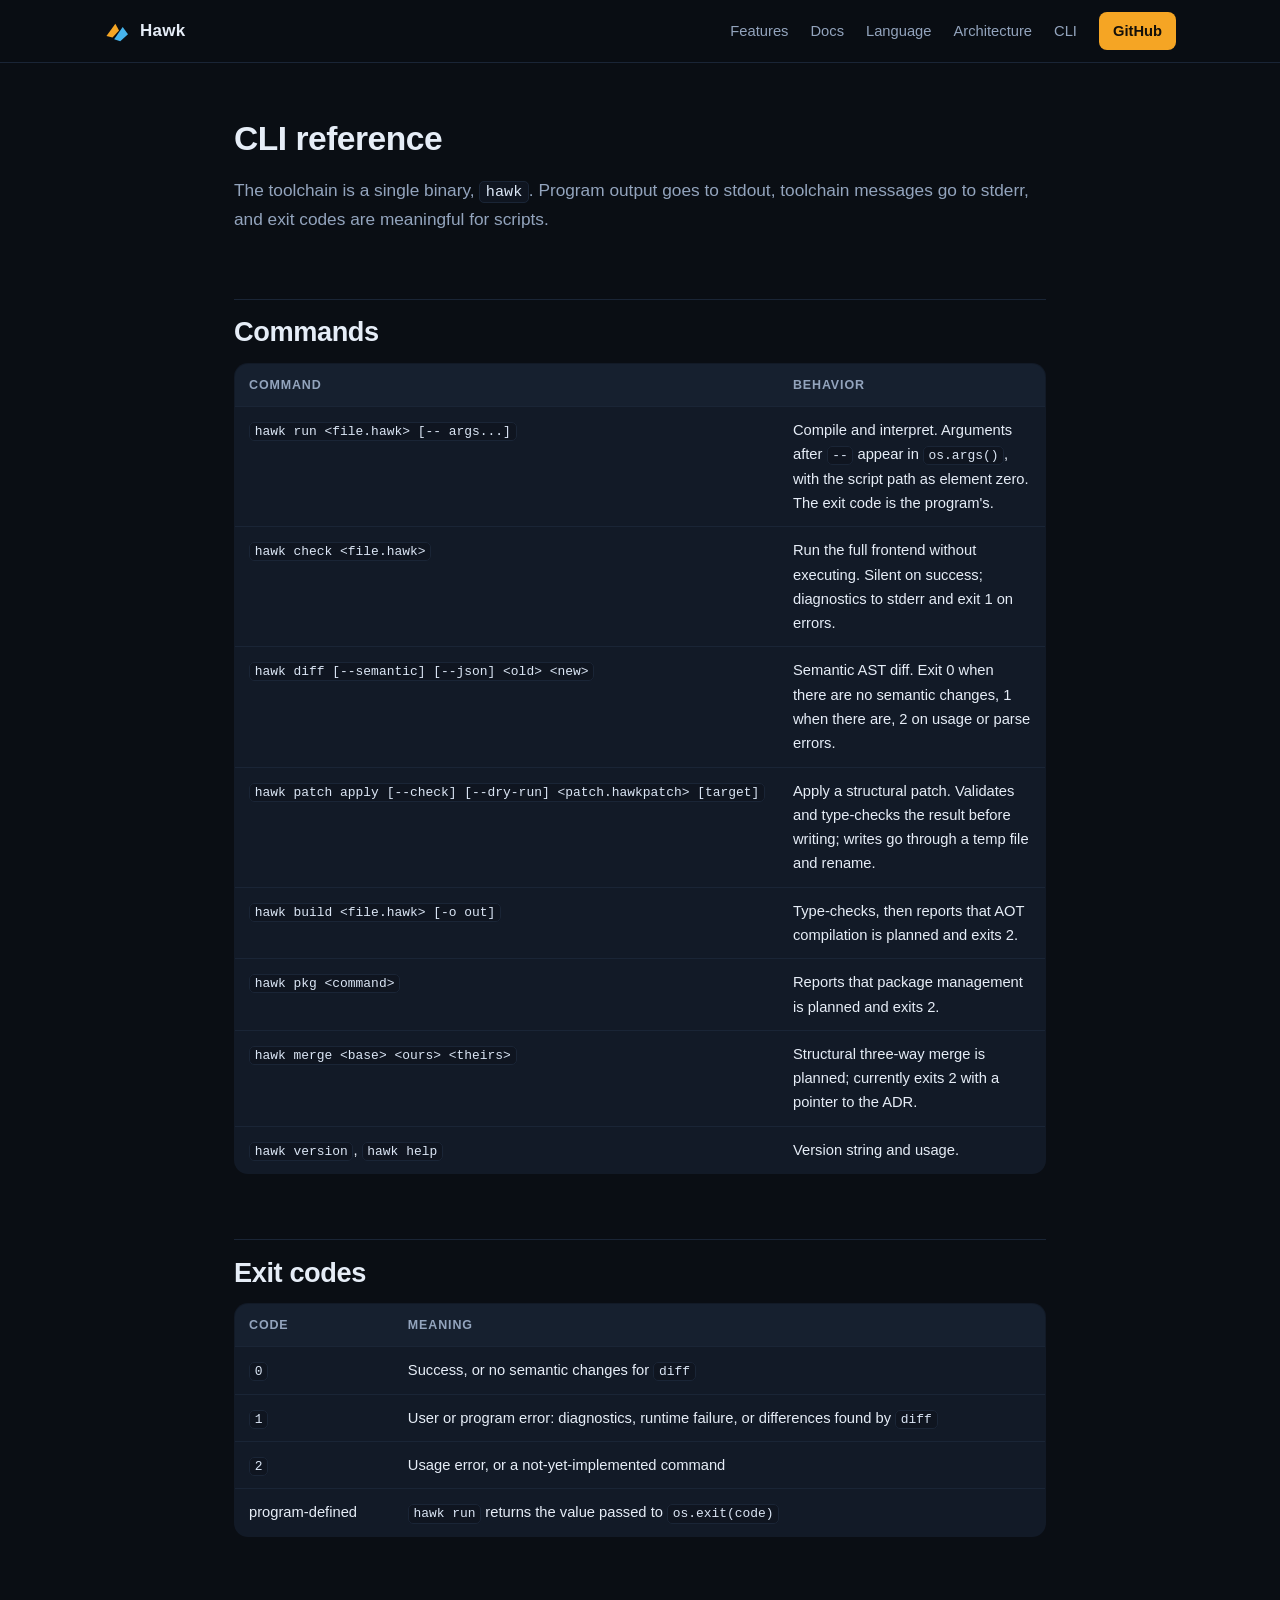
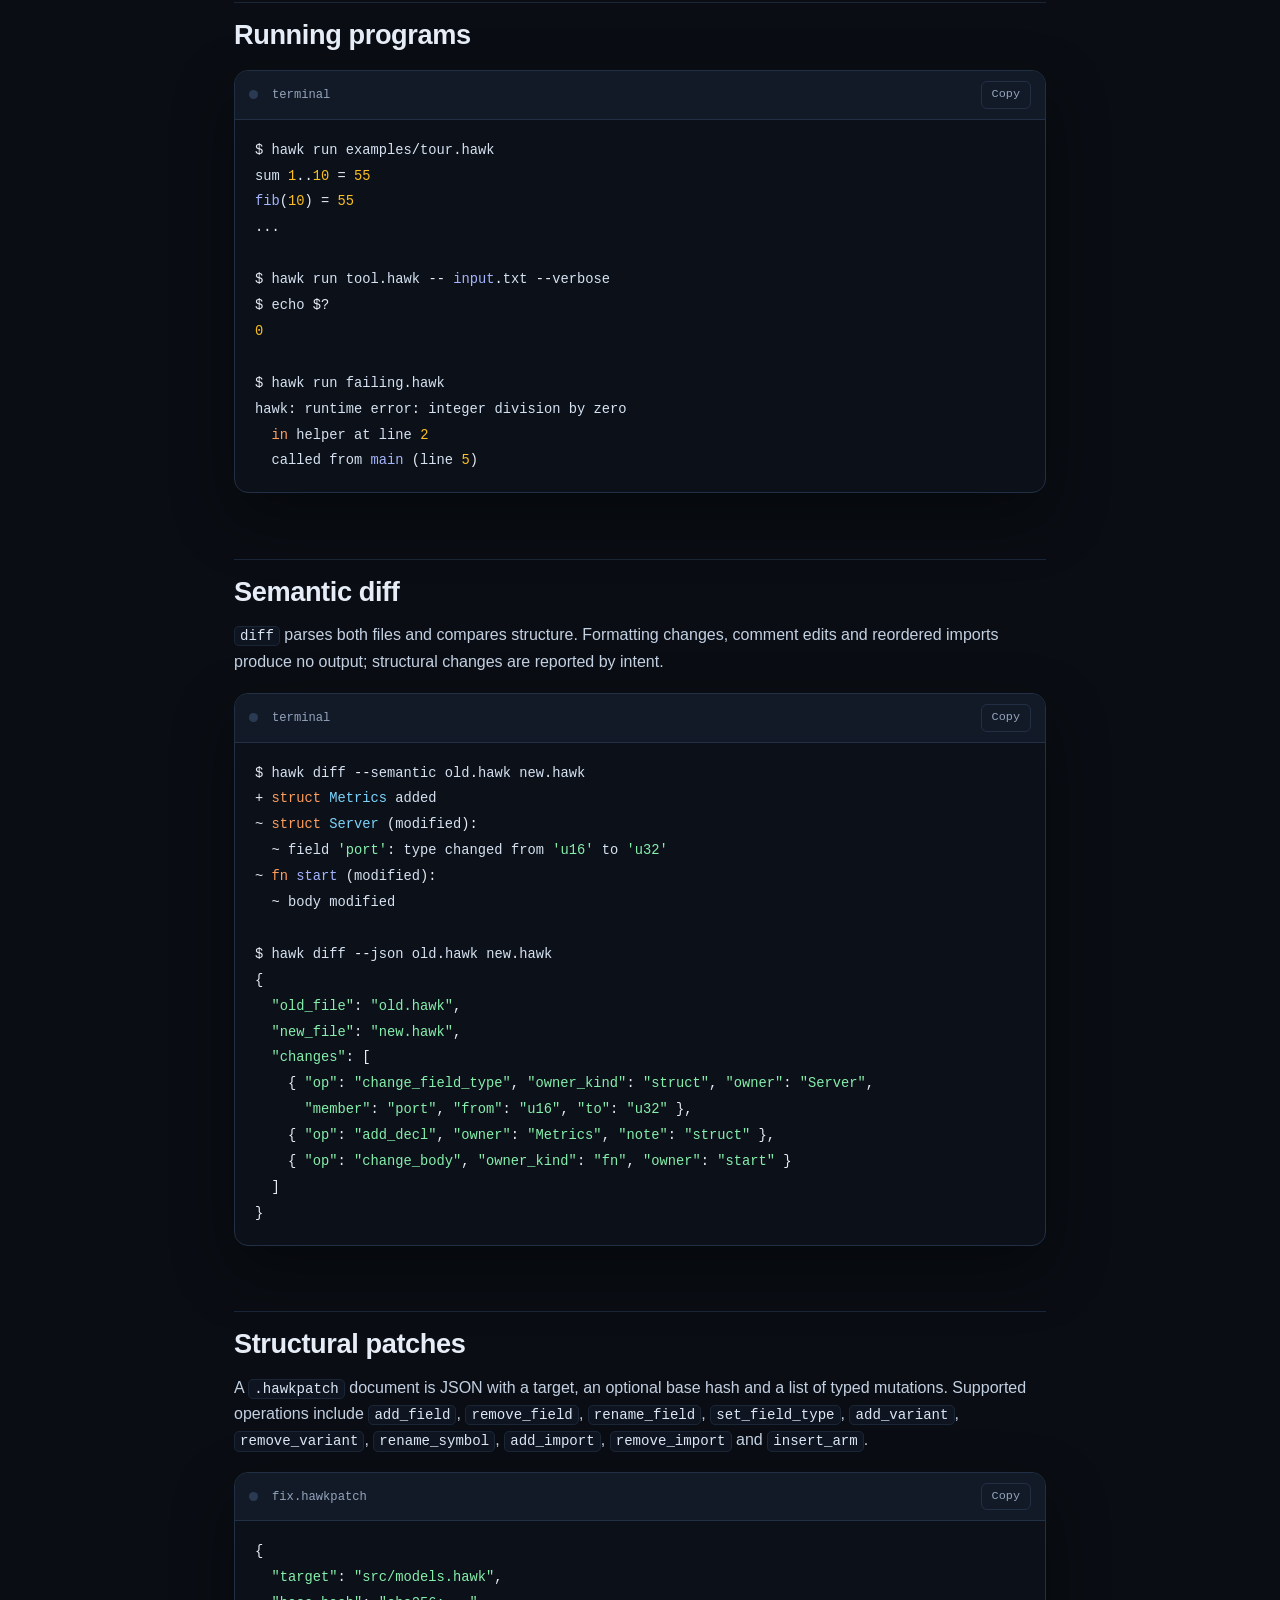
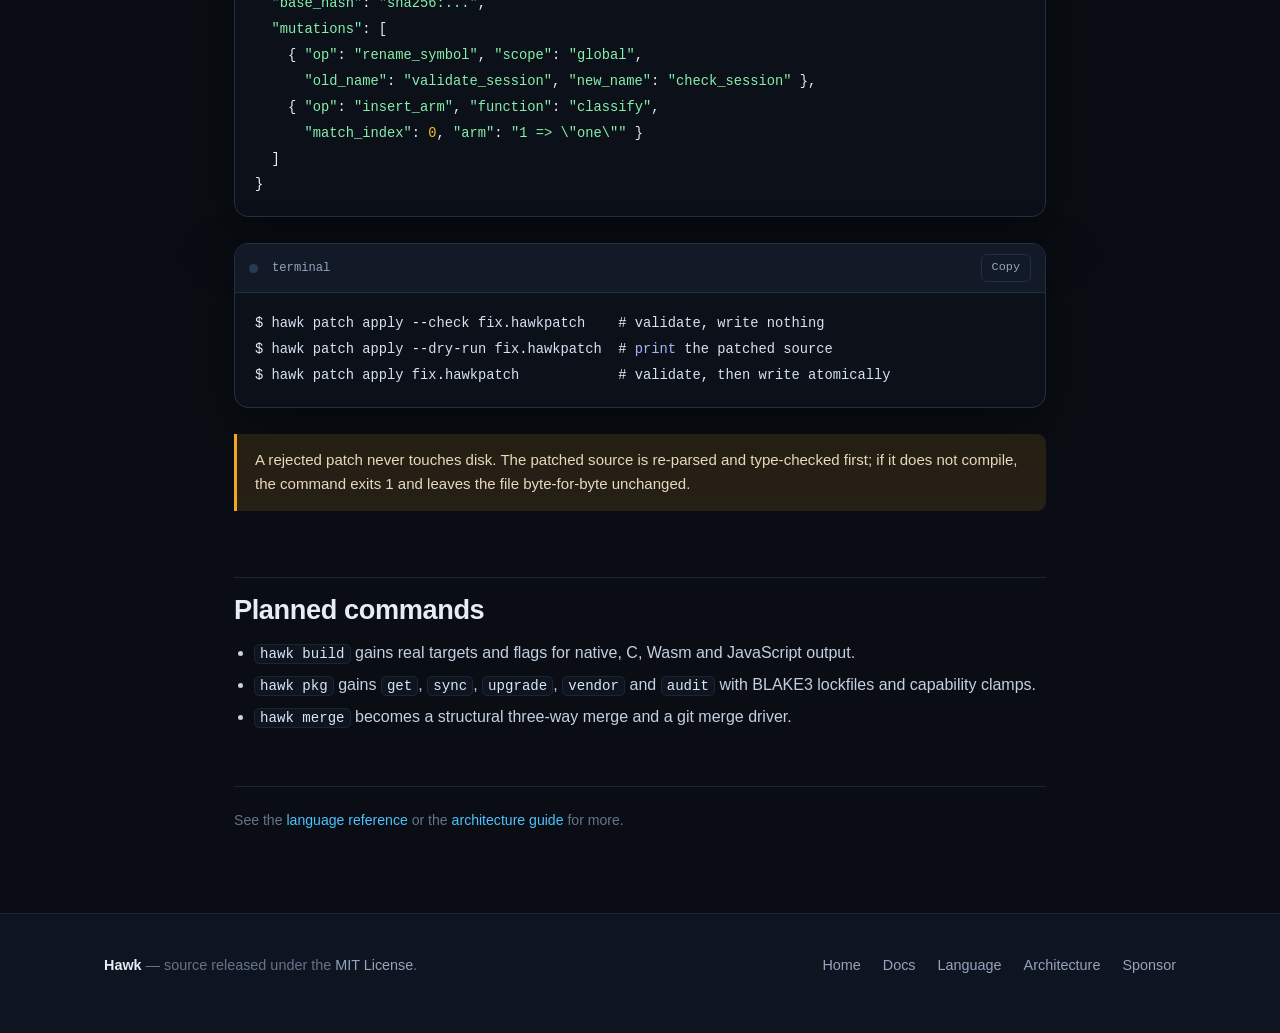
<file: docs/cli.html>
<!DOCTYPE html>
<html lang="en">
<head>
<meta charset="utf-8">
<meta name="viewport" content="width=device-width, initial-scale=1">
<title>CLI reference — Hawk</title>
<meta name="description" content="The hawk command line: run, check, diff, patch and planned build, package and merge commands, with exit codes and output conventions.">
<link rel="icon" href="../assets/logo.svg" type="image/svg+xml">
<link rel="stylesheet" href="../assets/style.css">
</head>
<body>
<a class="skip-link" href="#main">Skip to content</a>

<header class="site">
  <div class="wrap nav">
    <a class="brand" href="../index.html">
      <svg width="26" height="26" viewBox="0 0 32 32" aria-hidden="true">
        <path d="M3 22 L14 7 L18.5 15.5 L10.5 24 Z" fill="#f5a524"/>
        <path d="M12.5 26 L23 11 L29.5 20 L20 28.5 Z" fill="#4cc2ff" opacity="0.92"/>
      </svg>
      Hawk
    </a>
    <nav class="nav-links" aria-label="Main">
      <a href="../index.html#features">Features</a>
      <a href="index.html">Docs</a>
      <a href="language.html">Language</a>
      <a href="architecture.html">Architecture</a>
      <a href="cli.html">CLI</a>
      <a class="cta" href="https://github.com/Hawk-CodingLanguage/hawk-core">GitHub</a>
    </nav>
  </div>
</header>

<main id="main" class="doc-wrap">
  <h1>CLI reference</h1>
  <p class="lead">
    The toolchain is a single binary, <code>hawk</code>. Program output goes to stdout, toolchain
    messages go to stderr, and exit codes are meaningful for scripts.
  </p>

  <h2>Commands</h2>
  <table>
    <thead><tr><th>Command</th><th>Behavior</th></tr></thead>
    <tbody>
      <tr>
        <td><code>hawk run &lt;file.hawk&gt; [-- args...]</code></td>
        <td>Compile and interpret. Arguments after <code>--</code> appear in <code>os.args()</code>,
          with the script path as element zero. The exit code is the program's.</td>
      </tr>
      <tr>
        <td><code>hawk check &lt;file.hawk&gt;</code></td>
        <td>Run the full frontend without executing. Silent on success; diagnostics to stderr and
          exit 1 on errors.</td>
      </tr>
      <tr>
        <td><code>hawk diff [--semantic] [--json] &lt;old&gt; &lt;new&gt;</code></td>
        <td>Semantic AST diff. Exit 0 when there are no semantic changes, 1 when there are, 2 on
          usage or parse errors.</td>
      </tr>
      <tr>
        <td><code>hawk patch apply [--check] [--dry-run] &lt;patch.hawkpatch&gt; [target]</code></td>
        <td>Apply a structural patch. Validates and type-checks the result before writing; writes
          go through a temp file and rename.</td>
      </tr>
      <tr>
        <td><code>hawk build &lt;file.hawk&gt; [-o out]</code></td>
        <td>Type-checks, then reports that AOT compilation is planned and exits 2.</td>
      </tr>
      <tr>
        <td><code>hawk pkg &lt;command&gt;</code></td>
        <td>Reports that package management is planned and exits 2.</td>
      </tr>
      <tr>
        <td><code>hawk merge &lt;base&gt; &lt;ours&gt; &lt;theirs&gt;</code></td>
        <td>Structural three-way merge is planned; currently exits 2 with a pointer to the ADR.</td>
      </tr>
      <tr>
        <td><code>hawk version</code>, <code>hawk help</code></td>
        <td>Version string and usage.</td>
      </tr>
    </tbody>
  </table>

  <h2>Exit codes</h2>
  <table>
    <thead><tr><th>Code</th><th>Meaning</th></tr></thead>
    <tbody>
      <tr><td><code>0</code></td><td>Success, or no semantic changes for <code>diff</code></td></tr>
      <tr><td><code>1</code></td><td>User or program error: diagnostics, runtime failure, or differences found by <code>diff</code></td></tr>
      <tr><td><code>2</code></td><td>Usage error, or a not-yet-implemented command</td></tr>
      <tr><td>program-defined</td><td><code>hawk run</code> returns the value passed to <code>os.exit(code)</code></td></tr>
    </tbody>
  </table>

  <h2>Running programs</h2>
  <div class="code">
    <div class="code-head"><span class="dot"></span><span class="title">terminal</span></div>
    <pre><code class="hawk">$ hawk run examples/tour.hawk
sum 1..10 = 55
fib(10) = 55
...

$ hawk run tool.hawk -- input.txt --verbose
$ echo $?
0

$ hawk run failing.hawk
hawk: runtime error: integer division by zero
  in helper at line 2
  called from main (line 5)</code></pre>
  </div>

  <h2>Semantic diff</h2>
  <p>
    <code>diff</code> parses both files and compares structure. Formatting changes, comment edits
    and reordered imports produce no output; structural changes are reported by intent.
  </p>
  <div class="code">
    <div class="code-head"><span class="dot"></span><span class="title">terminal</span></div>
    <pre><code class="hawk">$ hawk diff --semantic old.hawk new.hawk
+ struct Metrics added
~ struct Server (modified):
  ~ field 'port': type changed from 'u16' to 'u32'
~ fn start (modified):
  ~ body modified

$ hawk diff --json old.hawk new.hawk
{
  "old_file": "old.hawk",
  "new_file": "new.hawk",
  "changes": [
    { "op": "change_field_type", "owner_kind": "struct", "owner": "Server",
      "member": "port", "from": "u16", "to": "u32" },
    { "op": "add_decl", "owner": "Metrics", "note": "struct" },
    { "op": "change_body", "owner_kind": "fn", "owner": "start" }
  ]
}</code></pre>
  </div>

  <h2>Structural patches</h2>
  <p>
    A <code>.hawkpatch</code> document is JSON with a target, an optional base hash and a list of
    typed mutations. Supported operations include <code>add_field</code>,
    <code>remove_field</code>, <code>rename_field</code>, <code>set_field_type</code>,
    <code>add_variant</code>, <code>remove_variant</code>, <code>rename_symbol</code>,
    <code>add_import</code>, <code>remove_import</code> and <code>insert_arm</code>.
  </p>
  <div class="code">
    <div class="code-head"><span class="dot"></span><span class="title">fix.hawkpatch</span></div>
    <pre><code class="hawk">{
  "target": "src/models.hawk",
  "base_hash": "sha256:...",
  "mutations": [
    { "op": "rename_symbol", "scope": "global",
      "old_name": "validate_session", "new_name": "check_session" },
    { "op": "insert_arm", "function": "classify",
      "match_index": 0, "arm": "1 =&gt; \"one\"" }
  ]
}</code></pre>
  </div>
  <div class="code">
    <div class="code-head"><span class="dot"></span><span class="title">terminal</span></div>
    <pre><code class="hawk">$ hawk patch apply --check fix.hawkpatch    # validate, write nothing
$ hawk patch apply --dry-run fix.hawkpatch  # print the patched source
$ hawk patch apply fix.hawkpatch            # validate, then write atomically</code></pre>
  </div>
  <div class="callout">
    A rejected patch never touches disk. The patched source is re-parsed and type-checked first; if
    it does not compile, the command exits 1 and leaves the file byte-for-byte unchanged.
  </div>

  <h2>Planned commands</h2>
  <ul>
    <li><code>hawk build</code> gains real targets and flags for native, C, Wasm and JavaScript
      output.</li>
    <li><code>hawk pkg</code> gains <code>get</code>, <code>sync</code>, <code>upgrade</code>,
      <code>vendor</code> and <code>audit</code> with BLAKE3 lockfiles and capability
      clamps.</li>
    <li><code>hawk merge</code> becomes a structural three-way merge and a git merge driver.</li>
  </ul>

  <div class="doc-footer">
    See the <a href="language.html">language reference</a> or the
    <a href="architecture.html">architecture guide</a> for more.
  </div>
</main>

<footer class="site">
  <div class="wrap footer-grid">
    <div>
      <strong style="color:var(--text)">Hawk</strong> — source released under the
      <a href="https://github.com/Hawk-CodingLanguage/hawk-core/blob/main/LICENSE">MIT License</a>.
    </div>
    <div class="footer-links">
      <a href="../index.html">Home</a>
      <a href="index.html">Docs</a>
      <a href="language.html">Language</a>
      <a href="architecture.html">Architecture</a>
      <a href="https://github.com/sponsors/Hawk-CodingLanguage">Sponsor</a>
    </div>
  </div>
</footer>

<script src="../assets/highlight.js"></script>
</body>
</html>
</file>
<file: assets/style.css>
:root {
  --bg: #0a0e14;
  --bg-soft: #0f1520;
  --panel: #121a27;
  --panel-2: #16202f;
  --border: #223046;
  --border-soft: #1a2536;
  --text: #e6edf7;
  --muted: #93a4bd;
  --faint: #64748b;
  --accent: #f5a524;
  --accent-soft: #f7b955;
  --accent-dim: rgba(245, 165, 36, 0.12);
  --blue: #4cc2ff;
  --blue-dim: rgba(76, 194, 255, 0.12);
  --green: #4ade80;
  --red: #f87171;
  --radius: 14px;
  --radius-sm: 9px;
  --mono: ui-monospace, "SF Mono", SFMono-Regular, Menlo, Consolas, "Liberation Mono", monospace;
  --sans: -apple-system, BlinkMacSystemFont, "Segoe UI", Roboto, "Helvetica Neue", Arial, sans-serif;
  --maxw: 1120px;
}

* { box-sizing: border-box; }

html { scroll-behavior: smooth; }

body {
  margin: 0;
  background: var(--bg);
  color: var(--text);
  font-family: var(--sans);
  font-size: 16px;
  line-height: 1.65;
  -webkit-font-smoothing: antialiased;
  text-rendering: optimizeLegibility;
}

::selection { background: rgba(245, 165, 36, 0.28); }

a { color: var(--blue); text-decoration: none; }
a:hover { text-decoration: underline; }

h1, h2, h3, h4 { line-height: 1.2; margin: 0 0 0.5em; font-weight: 650; letter-spacing: -0.015em; }
h1 { font-size: 2.6rem; }
h2 { font-size: 1.7rem; margin-top: 0; }
h3 { font-size: 1.15rem; }
p { margin: 0 0 1em; }
ul, ol { margin: 0 0 1em; padding-left: 1.25em; }
li { margin-bottom: 0.35em; }

code, pre, kbd { font-family: var(--mono); }
code {
  font-size: 0.88em;
  background: var(--bg-soft);
  border: 1px solid var(--border-soft);
  border-radius: 5px;
  padding: 0.08em 0.36em;
  color: #dbe6f5;
}
pre code { background: none; border: 0; padding: 0; font-size: 0.86rem; color: inherit; }

.skip-link {
  position: absolute; left: -9999px; top: 0;
  background: var(--accent); color: #131313; padding: 10px 16px; z-index: 100;
  border-radius: 0 0 var(--radius-sm) 0;
}
.skip-link:focus { left: 0; }

.wrap { max-width: var(--maxw); margin: 0 auto; padding: 0 24px; }

/* ---------- header ---------- */
header.site {
  position: sticky; top: 0; z-index: 50;
  background: rgba(10, 14, 20, 0.82);
  backdrop-filter: blur(10px);
  border-bottom: 1px solid var(--border-soft);
}
.nav {
  display: flex; align-items: center; gap: 26px;
  height: 62px;
}
.brand {
  display: flex; align-items: center; gap: 10px;
  color: var(--text); font-weight: 700; font-size: 1.06rem; letter-spacing: 0.02em;
}
.brand:hover { text-decoration: none; }
.brand svg { display: block; }
.nav-links { display: flex; gap: 22px; margin-left: auto; align-items: center; }
.nav-links a { color: var(--muted); font-size: 0.92rem; font-weight: 500; }
.nav-links a:hover { color: var(--text); text-decoration: none; }
.nav-links a.cta {
  color: #14100a; background: var(--accent); padding: 7px 14px; border-radius: 8px;
  font-weight: 650;
}
.nav-links a.cta:hover { background: var(--accent-soft); }

/* ---------- hero ---------- */
.hero {
  position: relative; overflow: hidden;
  padding: 84px 0 60px;
  background:
    radial-gradient(760px 380px at 18% -10%, rgba(245, 165, 36, 0.10), transparent 62%),
    radial-gradient(680px 360px at 88% 0%, rgba(76, 194, 255, 0.08), transparent 60%);
  border-bottom: 1px solid var(--border-soft);
}
.hero::after {
  content: ""; position: absolute; inset: 0; pointer-events: none;
  background-image:
    linear-gradient(rgba(255,255,255,0.022) 1px, transparent 1px),
    linear-gradient(90deg, rgba(255,255,255,0.022) 1px, transparent 1px);
  background-size: 42px 42px;
  mask-image: radial-gradient(70% 80% at 50% 0%, black, transparent 85%);
}
.hero .wrap { position: relative; z-index: 1; }
.hero-grid {
  display: grid; grid-template-columns: 1.06fr 1fr; gap: 52px; align-items: center;
}
.hero h1 { font-size: 3.1rem; margin-bottom: 0.3em; }
.hero h1 .accent { color: var(--accent); }
.hero .lede { font-size: 1.16rem; color: var(--muted); max-width: 34em; margin-bottom: 1.6em; }
.hero-actions { display: flex; gap: 14px; flex-wrap: wrap; margin-bottom: 26px; }
.btn {
  display: inline-block; padding: 11px 20px; border-radius: 10px;
  font-weight: 650; font-size: 0.95rem; border: 1px solid transparent;
}
.btn:hover { text-decoration: none; }
.btn-primary { background: var(--accent); color: #14100a; }
.btn-primary:hover { background: var(--accent-soft); }
.btn-ghost { border-color: var(--border); color: var(--text); background: rgba(255,255,255,0.02); }
.btn-ghost:hover { border-color: var(--faint); }
.pills { display: flex; gap: 10px; flex-wrap: wrap; }
.pill {
  font-size: 0.78rem; color: var(--muted); border: 1px solid var(--border);
  border-radius: 999px; padding: 4px 12px; background: rgba(255,255,255,0.02);
}

/* ---------- code windows ---------- */
.code {
  background: #0c1119;
  border: 1px solid var(--border);
  border-radius: var(--radius);
  overflow: hidden;
  box-shadow: 0 24px 60px rgba(0, 0, 0, 0.45);
}
.code-head {
  display: flex; align-items: center; gap: 10px;
  padding: 10px 14px;
  background: var(--panel);
  border-bottom: 1px solid var(--border);
  font-family: var(--mono); font-size: 0.76rem; color: var(--muted);
}
.code-head .dot { width: 9px; height: 9px; border-radius: 50%; background: #2a3a52; }
.code-head .title { margin-left: 4px; }
.code-head .copy {
  margin-left: auto; font: inherit; font-size: 0.74rem;
  background: transparent; color: var(--muted); border: 1px solid var(--border);
  border-radius: 6px; padding: 3px 10px; cursor: pointer;
}
.code-head .copy:hover { color: var(--text); border-color: var(--faint); }
.code pre { margin: 0; padding: 18px 20px; overflow-x: auto; line-height: 1.62; }

/* syntax */
.tok-k { color: #ff9d5c; }
.tok-t { color: #7dd3fc; }
.tok-f { color: #a5b4fc; }
.tok-s { color: #86efac; }
.tok-n { color: #fbbf24; }
.tok-c { color: #5b6b82; font-style: italic; }
.tok-p { color: #d6e2f2; }

/* ---------- sections ---------- */
section { padding: 66px 0; border-bottom: 1px solid var(--border-soft); }
section:last-of-type { border-bottom: 0; }
.section-head { max-width: 46rem; margin-bottom: 34px; }
.section-head p { color: var(--muted); font-size: 1.02rem; margin: 0; }
.kicker {
  text-transform: uppercase; letter-spacing: 0.14em; font-size: 0.72rem;
  color: var(--accent); font-weight: 700; margin-bottom: 10px;
}

.grid { display: grid; gap: 20px; }
.grid-2 { grid-template-columns: repeat(2, minmax(0, 1fr)); }
.grid-3 { grid-template-columns: repeat(3, minmax(0, 1fr)); }
.grid-4 { grid-template-columns: repeat(4, minmax(0, 1fr)); }

.card {
  background: var(--panel);
  border: 1px solid var(--border-soft);
  border-radius: var(--radius);
  padding: 22px;
}
.card h3 { margin-bottom: 0.35em; }
.card p { color: var(--muted); font-size: 0.93rem; margin: 0; }
.card .tag {
  display: inline-block; font-family: var(--mono); font-size: 0.72rem;
  color: var(--accent); background: var(--accent-dim);
  border: 1px solid rgba(245, 165, 36, 0.25);
  border-radius: 6px; padding: 2px 8px; margin-bottom: 12px;
}
.card .tag.blue { color: var(--blue); background: var(--blue-dim); border-color: rgba(76,194,255,0.25); }
.card .tag.green { color: var(--green); background: rgba(74,222,128,0.1); border-color: rgba(74,222,128,0.25); }

.feature-icon { display: block; margin-bottom: 14px; color: var(--accent); }

/* memory diagram */
.arena {
  background: var(--panel); border: 1px solid var(--border-soft);
  border-radius: var(--radius); padding: 24px;
}
.arena-row { display: flex; align-items: center; gap: 14px; margin-bottom: 16px; }
.arena-label { font-family: var(--mono); font-size: 0.78rem; color: var(--muted); width: 120px; flex: none; }
.arena-track {
  position: relative; flex: 1; height: 34px; border-radius: 8px;
  background: repeating-linear-gradient(90deg, #0c1119 0 9px, #101828 9px 10px);
  border: 1px solid var(--border);
  display: flex; align-items: center; overflow: hidden;
}
.arena-used { height: 100%; background: linear-gradient(180deg, rgba(245,165,36,0.5), rgba(245,165,36,0.28)); border-right: 2px solid var(--accent); }
.arena-used.blue { background: linear-gradient(180deg, rgba(76,194,255,0.45), rgba(76,194,255,0.22)); border-right-color: var(--blue); }
.arena-used.grey { background: rgba(148,163,184,0.16); border-right-color: var(--faint); }
.arena-note { font-size: 0.85rem; color: var(--faint); max-width: 46rem; }
.arena-legend { display: flex; gap: 20px; flex-wrap: wrap; font-size: 0.82rem; color: var(--muted); margin-top: 8px; }
.legend-key { display: inline-flex; align-items: center; gap: 7px; }
.legend-swatch { width: 12px; height: 12px; border-radius: 3px; display: inline-block; }

/* table */
table {
  width: 100%; border-collapse: collapse; font-size: 0.92rem;
  background: var(--panel); border: 1px solid var(--border-soft); border-radius: var(--radius);
  overflow: hidden;
}
th, td { text-align: left; padding: 11px 14px; border-bottom: 1px solid var(--border-soft); vertical-align: top; }
th { background: var(--panel-2); font-size: 0.78rem; text-transform: uppercase; letter-spacing: 0.07em; color: var(--muted); }
tr:last-child td { border-bottom: 0; }
td code { white-space: nowrap; }

/* split layout */
.split { display: grid; grid-template-columns: 1fr 1fr; gap: 36px; align-items: start; }
.split .prose p { color: var(--muted); }
.prose ul { color: var(--muted); }
.prose strong { color: var(--text); }

/* steps */
.step { display: flex; gap: 16px; margin-bottom: 22px; }
.step-num {
  flex: none; width: 30px; height: 30px; border-radius: 50%;
  border: 1px solid var(--border); color: var(--accent);
  display: flex; align-items: center; justify-content: center;
  font-family: var(--mono); font-size: 0.82rem;
}
.step h3 { margin-bottom: 0.2em; }
.step p { color: var(--muted); margin: 0; font-size: 0.93rem; }

/* status list */
.status { list-style: none; padding: 0; margin: 0; }
.status li {
  display: flex; gap: 12px; align-items: baseline;
  padding: 12px 0; border-bottom: 1px solid var(--border-soft);
}
.status li:last-child { border-bottom: 0; }
.status .badge {
  flex: none; font-family: var(--mono); font-size: 0.72rem; letter-spacing: 0.04em;
  border-radius: 6px; padding: 2px 9px; text-transform: uppercase; font-weight: 600;
}
.badge.done { color: var(--green); background: rgba(74,222,128,0.1); border: 1px solid rgba(74,222,128,0.28); }
.badge.next { color: var(--blue); background: var(--blue-dim); border: 1px solid rgba(76,194,255,0.28); }
.badge.plan { color: var(--muted); background: rgba(148,163,184,0.08); border: 1px solid var(--border); }
.status .what { color: var(--text); font-weight: 550; }
.status .why { color: var(--faint); font-size: 0.88rem; display: block; }

/* doc cards */
.doc-card { display: block; color: inherit; }
.doc-card:hover { text-decoration: none; border-color: var(--faint); }
.doc-card h3 { margin-bottom: 0.3em; }
.doc-card p { color: var(--muted); font-size: 0.92rem; margin: 0; }

/* footer */
footer.site {
  padding: 40px 0 56px; color: var(--faint); font-size: 0.9rem;
  background: var(--bg-soft); border-top: 1px solid var(--border-soft);
}
.footer-grid { display: flex; gap: 40px; flex-wrap: wrap; justify-content: space-between; }
footer.site a { color: var(--muted); }
footer.site a:hover { color: var(--text); }
.footer-links { display: flex; gap: 22px; flex-wrap: wrap; }

/* docs pages */
.doc-wrap { max-width: 860px; margin: 0 auto; padding: 56px 24px 80px; }
.doc-wrap h1 { font-size: 2.1rem; }
.doc-wrap h2 { margin-top: 2.4em; padding-top: 0.6em; border-top: 1px solid var(--border-soft); }
.doc-wrap h3 { margin-top: 1.8em; }
.doc-wrap p, .doc-wrap li { color: #c3d0e2; }
.doc-wrap .lead { color: var(--muted); font-size: 1.08rem; }
.doc-wrap .code { margin: 18px 0 26px; }
.doc-wrap .callout {
  border-left: 3px solid var(--accent); background: var(--accent-dim);
  border-radius: 0 var(--radius-sm) var(--radius-sm) 0;
  padding: 14px 18px; margin: 20px 0; color: #e8d9bd; font-size: 0.94rem;
}
.doc-wrap .callout.blue { border-left-color: var(--blue); background: var(--blue-dim); color: #cfe8f7; }
.toc {
  border: 1px solid var(--border-soft); background: var(--panel);
  border-radius: var(--radius); padding: 18px 22px; margin-bottom: 36px;
}
.toc h3 { margin: 0 0 0.5em; font-size: 0.86rem; text-transform: uppercase; letter-spacing: 0.09em; color: var(--muted); }
.toc ol { margin: 0; padding-left: 1.2em; }
.toc li { margin: 0.2em 0; }
.toc a { color: var(--muted); }
.toc a:hover { color: var(--text); }
.doc-footer { margin-top: 56px; padding-top: 22px; border-top: 1px solid var(--border-soft); color: var(--faint); font-size: 0.88rem; }

@media (max-width: 980px) {
  .hero-grid { grid-template-columns: 1fr; gap: 40px; }
  .grid-4 { grid-template-columns: repeat(2, minmax(0, 1fr)); }
  .grid-3 { grid-template-columns: repeat(2, minmax(0, 1fr)); }
  .split { grid-template-columns: 1fr; }
}
@media (max-width: 640px) {
  .hero h1 { font-size: 2.2rem; }
  .grid-2, .grid-3, .grid-4 { grid-template-columns: 1fr; }
  .nav-links { gap: 14px; }
  .nav-links a:not(.cta) { display: none; }
  .nav-links a.cta { display: inline-block; }
  table { font-size: 0.84rem; }
  th, td { padding: 9px 10px; }
}
</file>
